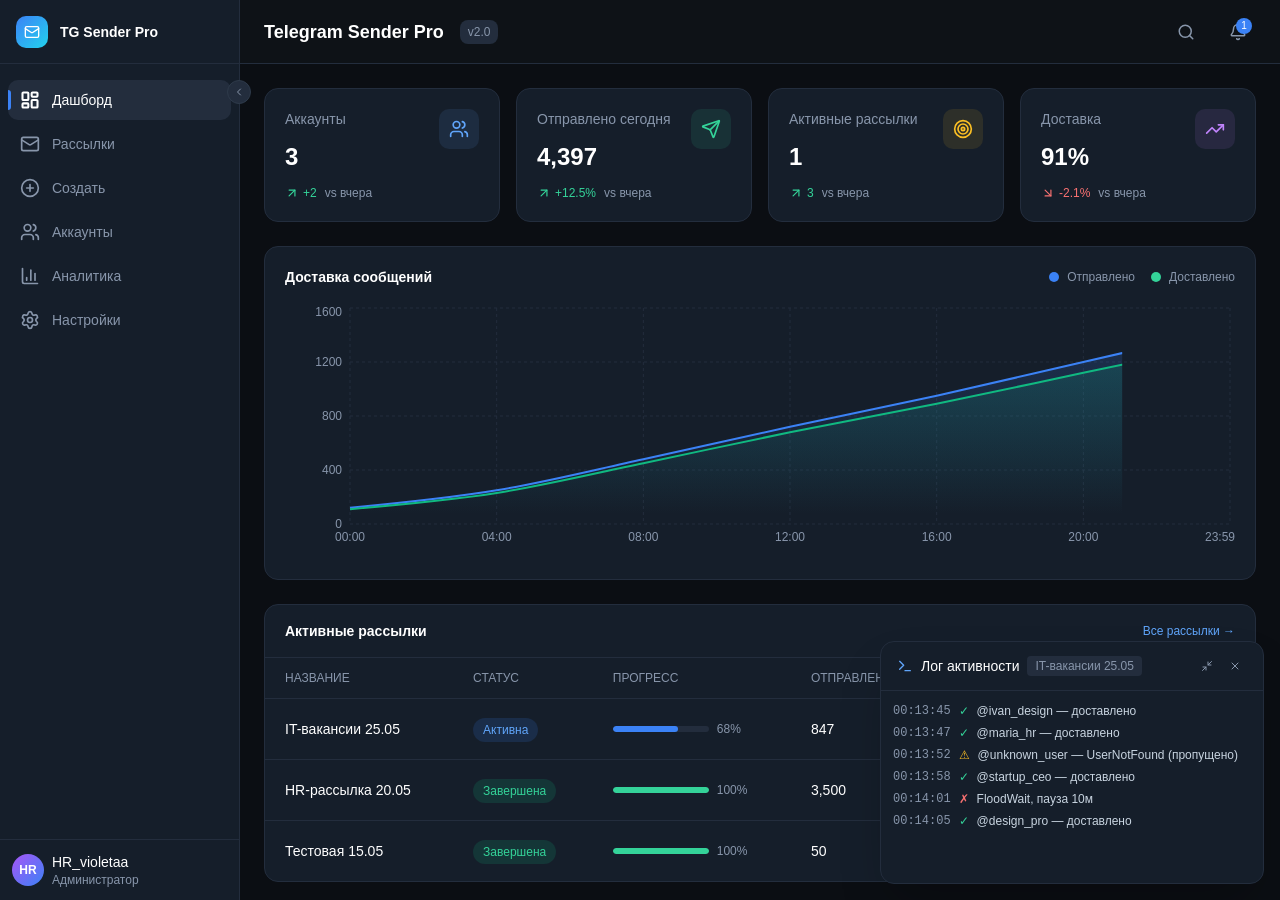
<file: archive/kimi-demo/index.html>
<!DOCTYPE html>
<html lang="en">
<head>
    <meta charset="UTF-8"/>
    <meta name="viewport" content="width=device-width, initial-scale=1.0"/>
    <title>Telegram Sender Pro</title>
    <script type="module" crossorigin src="./assets/index-BZVW1ZZm.js"></script>
    <link rel="stylesheet" crossorigin href="./assets/index-CNrvukqR.css"/>
    <script src="./kimi-sdk-seed.js" defer></script>
</head>
<body>
    <div id="root"></div>
</body>
</html>
</file>
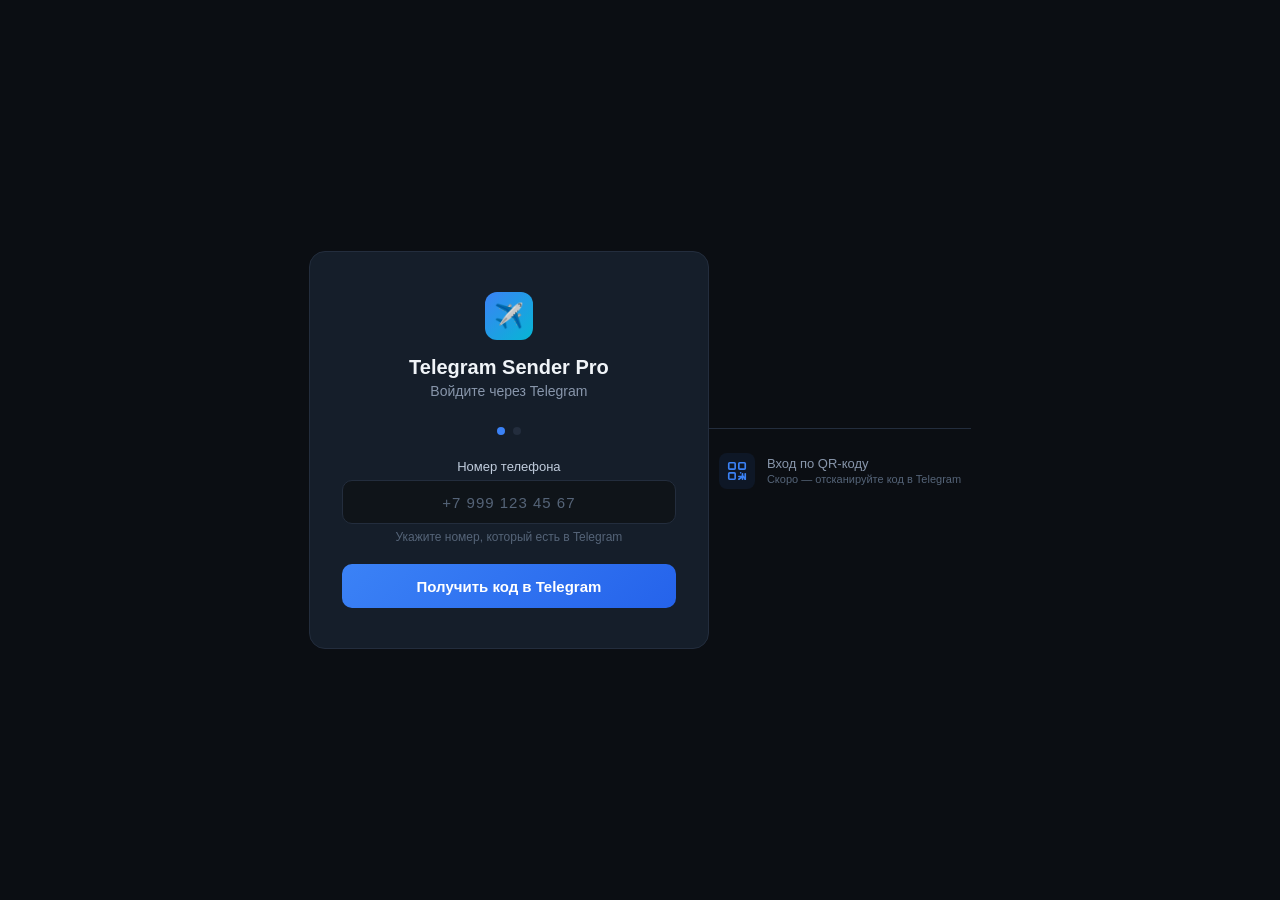
<file: web/demo/login.html>
<!DOCTYPE html>
<html lang="ru">
<head>
  <meta charset="UTF-8"/>
  <meta name="viewport" content="width=device-width, initial-scale=1.0"/>
  <title>Telegram Sender Pro — Вход</title>
  <style>
    * { margin: 0; padding: 0; box-sizing: border-box; }
    body {
      background: #0b0e13;
      color: #f0f4f8;
      font-family: -apple-system, BlinkMacSystemFont, 'Segoe UI', Roboto, sans-serif;
      display: flex; align-items: center; justify-content: center;
      min-height: 100vh;
      padding: 16px;
    }
    .card {
      background: #151e2a;
      border: 1px solid #232d3d;
      border-radius: 16px;
      padding: 40px 32px;
      width: 400px;
      max-width: 100%;
    }
    .logo {
      width: 48px; height: 48px;
      background: linear-gradient(135deg, #3b82f6, #06b6d4);
      border-radius: 12px;
      display: flex; align-items: center; justify-content: center;
      margin: 0 auto 16px;
      font-size: 24px;
    }
    h1 { text-align: center; font-size: 20px; font-weight: 700; margin-bottom: 4px; }
    .subtitle { text-align: center; color: #8896ab; font-size: 14px; margin-bottom: 28px; }
    .form-group { margin-bottom: 20px; }
    label { display: block; font-size: 13px; font-weight: 500; color: #c0ccdc; margin-bottom: 6px; text-align: center; }
    input[type="tel"] {
      width: 100%; height: 44px;
      background: #0f1419;
      border: 1px solid #232d3d;
      border-radius: 10px;
      padding: 0 14px;
      color: #f0f4f8;
      font-size: 15px;
      outline: none;
      transition: border-color .2s;
      text-align: center;
      letter-spacing: 1px;
    }
    input[type="tel"]:focus { border-color: #3b82f6; }
    input[type="tel"]::placeholder { color: #556478; }
    .hint { text-align: center; color: #556478; font-size: 12px; margin-top: 6px; }

    /* Code boxes */
    .code-boxes {
      display: flex; gap: 8px; justify-content: center; margin-bottom: 20px;
    }
    .code-box {
      width: 48px; height: 56px;
      background: #0f1419;
      border: 2px solid #232d3d;
      border-radius: 12px;
      color: #f0f4f8;
      font-size: 22px; font-weight: 600;
      text-align: center;
      outline: none;
      caret-color: #3b82f6;
      transition: border-color .2s;
    }
    .code-box:focus { border-color: #3b82f6; }
    .code-box.filled { border-color: #3b82f6; }
    .code-box.shake { animation: shake .4s ease; }

    @keyframes shake {
      0%,100% { transform: translateX(0) }
      20% { transform: translateX(-6px) }
      40% { transform: translateX(6px) }
      60% { transform: translateX(-4px) }
      80% { transform: translateX(4px) }
    }
    @keyframes spin { to { transform: rotate(360deg); } }
    @keyframes fadeIn { from { opacity: 0; transform: translateY(8px); } to { opacity: 1; transform: translateY(0); } }

    .footer { margin-top: 24px; padding-top: 16px; border-top: 1px solid #232d3d; }
    .qr-section {
      display: flex; align-items: center; gap: 12px;
      padding: 8px 10px; border-radius: 8px;
      cursor: default; transition: background .2s;
    }
    .qr-section:hover { background: #1a2533; }
    .qr-placeholder {
      width: 36px; height: 36px;
      background: rgba(59,130,246,.08); border-radius: 8px;
      display: flex; align-items: center; justify-content: center;
      flex-shrink: 0;
    }
    .qr-info { flex: 1; }
    .qr-label { color: #8896ab; font-size: 13px; font-weight: 500; margin-bottom: 2px; }
    .qr-desc { color: #556478; font-size: 11px; }

    .btn {
      width: 100%; height: 44px;
      border: none; border-radius: 10px;
      font-size: 15px; font-weight: 600;
      cursor: pointer;
      transition: opacity .2s, transform .1s, background .2s;
    }
    .btn:active { transform: scale(.97); }
    .btn-primary {
      background: linear-gradient(135deg, #3b82f6, #2563eb);
      color: #fff;
    }
    .btn-primary:hover { opacity: .9; }
    .btn-primary:disabled { opacity: .5; cursor: not-allowed; }
    .btn-outline {
      background: transparent;
      border: 1px solid #232d3d;
      color: #8896ab;
    }
    .btn-outline:hover { background: #232d3d; color: #f0f4f8; }
    .btn-outline:disabled { opacity: .4; cursor: not-allowed; }
    .btn-outline:disabled:hover { background: transparent; color: #8896ab; }

    .error {
      color: #ef4444; font-size: 13px; margin-top: 12px;
      display: none; text-align: center;
      padding: 8px 12px; background: rgba(239,68,68,.08);
      border-radius: 8px; border: 1px solid rgba(239,68,68,.15);
    }
    .info {
      text-align: center; color: #8896ab; font-size: 14px;
      padding: 24px 0;
    }
    .info .spin {
      display: inline-block; width: 24px; height: 24px;
      border: 2px solid #232d3d; border-top-color: #3b82f6;
      border-radius: 50%; animation: spin .6s linear infinite;
      margin-bottom: 12px;
    }
    .step-indicator { display: flex; justify-content: center; gap: 8px; margin-bottom: 24px; }
    .dot { width: 8px; height: 8px; border-radius: 50%; background: #232d3d; transition: background .3s; }
    .dot.active { background: #3b82f6; }
    .dot.done { background: #22c55e; }
    .step { display: none; animation: fadeIn .25s ease; }
    .step.active { display: block; }

    .back-link {
      display: block; text-align: center; margin-top: 16px;
      color: #556478; font-size: 13px; cursor: pointer;
      text-decoration: none;
    }
    .back-link:hover { color: #8896ab; }
    .phone-display {
      text-align: center; font-size: 15px; font-weight: 500;
      color: #c0ccdc; margin-bottom: 16px;
      padding: 8px; background: #0f1419; border-radius: 8px;
    }
    .success-screen {
      display: none; text-align: center; padding: 30px 0;
    }
    .success-screen .check {
      width: 56px; height: 56px; border-radius: 50%;
      background: #22c55e; display: flex; align-items: center;
      justify-content: center; margin: 0 auto 16px; font-size: 28px;
    }
  </style>
</head>
<body>
  <div class="card">
    <div class="logo">&#9992;&#65039;</div>
    <h1>Telegram Sender Pro</h1>
    <p class="subtitle">Войдите через Telegram</p>

    <div class="step-indicator">
      <div class="dot active" id="dot1"></div>
      <div class="dot" id="dot2"></div>
    </div>

    <!-- Step 1: Phone -->
    <div class="step active" id="step1">
      <div class="form-group">
        <label for="phone">Номер телефона</label>
        <input type="tel" id="phone" placeholder="+7 999 123 45 67"
          autocomplete="tel" inputmode="tel"
          onkeydown="if(event.key==='Enter') sendCode()"/>
        <p class="hint">Укажите номер, который есть в Telegram</p>
      </div>
      <button class="btn btn-primary" id="sendCodeBtn" onclick="sendCode()">
        Получить код в Telegram
      </button>
      <div class="error" id="phoneError"></div>
    </div>

    <!-- Step 2: Code -->
    <div class="step" id="step2">
      <div class="phone-display" id="phoneDisplay"></div>

      <div id="codeLoading" style="display:none">
        <div class="info"><div class="spin"></div><p>Проверяем код...</p></div>
      </div>

      <div id="codeForm">
        <label>Введите код из Telegram</label>
        <div class="code-boxes" id="codeBoxes">
          <input type="text" maxlength="1" class="code-box" data-idx="0" inputmode="numeric" autocomplete="off">
          <input type="text" maxlength="1" class="code-box" data-idx="1" inputmode="numeric" autocomplete="off">
          <input type="text" maxlength="1" class="code-box" data-idx="2" inputmode="numeric" autocomplete="off">
          <input type="text" maxlength="1" class="code-box" data-idx="3" inputmode="numeric" autocomplete="off">
          <input type="text" maxlength="1" class="code-box" data-idx="4" inputmode="numeric" autocomplete="off">
        </div>

        <div id="passwordGroup" style="display:none">
          <input type="password" id="passwordInput"
            placeholder="Пароль двухфакторной аутентификации"
            style="width:100%;height:44px;background:#0f1419;border:1px solid #232d3d;border-radius:10px;padding:0 14px;color:#f0f4f8;font-size:14px;outline:none;margin-bottom:12px;text-align:center"
            onkeydown="if(event.key==='Enter' && this.value) submitCode()"/>
        </div>

        <div class="error" id="codeError"></div>

        <button class="btn btn-outline" id="resendBtn" style="margin-top:4px" onclick="resendCode()" disabled>
          Отправить снова через 30с
        </button>
      </div>
    </div>

    <!-- Success overlay -->
    <div class="success-screen" id="successScreen">
      <div class="check">&#10003;</div>
      <p style="color:#22c55e;font-size:16px;font-weight:500">Успешный вход!</p>
    </div>
  </div>

    <div class="footer">
      <div class="qr-section">
        <div class="qr-placeholder">
          <svg width="22" height="22" viewBox="0 0 24 24" fill="none" stroke="#3b82f6" stroke-width="1.8" stroke-linecap="round" stroke-linejoin="round">
            <rect x="3" y="3" width="7" height="7" rx="1"/>
            <rect x="14" y="3" width="7" height="7" rx="1"/>
            <rect x="3" y="14" width="7" height="7" rx="1"/>
            <line x1="16" y1="14" x2="16" y2="14.01"/>
            <line x1="14" y1="18" x2="19" y2="18"/>
            <line x1="14" y1="21" x2="18" y2="18"/>
            <line x1="19" y1="18" x2="21" y2="21"/>
            <line x1="18" y1="21" x2="18" y2="15"/>
            <line x1="21" y1="15" x2="21" y2="21"/>
          </svg>
        </div>
        <div class="qr-info">
          <p class="qr-label">Вход по QR-коду</p>
          <p class="qr-desc">Скоро — отсканируйте код в Telegram</p>
        </div>
      </div>
    </div>
  </div>

  <script>
    var API_BASE = window.location.origin;
    var _phone = '';
    var _authInProgress = false;
    var _resendTimer = null;
    var _resendCooldown = 0;

    // --- Code boxes logic ---

    function setupCodeBoxes() {
      var boxes = document.querySelectorAll('.code-box');
      for (var i = 0; i < boxes.length; i++) {
        boxes[i].addEventListener('input', function(e) {
          var box = e.target;
          var val = box.value.replace(/\D/g, '');
          box.value = val.slice(0, 1);
          box.classList.toggle('filled', !!val);
          var idx = parseInt(box.getAttribute('data-idx'));
          if (val && idx < 4) {
            document.querySelector('.code-box[data-idx="' + (idx + 1) + '"]').focus();
          }
          checkCodeComplete();
        });
        boxes[i].addEventListener('keydown', function(e) {
          if (e.key === 'Backspace') {
            var box = e.target;
            var idx = parseInt(box.getAttribute('data-idx'));
            if (!box.value && idx > 0) {
              document.querySelector('.code-box[data-idx="' + (idx - 1) + '"]').focus();
            }
          }
        });
        boxes[i].addEventListener('focus', function() {
          this.select();
        });
      }
    }

    function getCode() {
      var code = '';
      var boxes = document.querySelectorAll('.code-box');
      for (var i = 0; i < boxes.length; i++) {
        code += boxes[i].value || '';
      }
      return code;
    }

    function clearCode() {
      var boxes = document.querySelectorAll('.code-box');
      for (var i = 0; i < boxes.length; i++) {
        boxes[i].value = '';
        boxes[i].classList.remove('filled');
      }
      document.querySelector('.code-box[data-idx="0"]').focus();
    }

    function shakeCodeBoxes() {
      var boxes = document.querySelectorAll('.code-box');
      for (var i = 0; i < boxes.length; i++) {
        boxes[i].classList.add('shake');
        setTimeout(function(b) { b.classList.remove('shake'); }, 400, boxes[i]);
      }
    }

    function checkCodeComplete() {
      var code = getCode();
      if (code.length === 5 && !_authInProgress) {
        submitCode();
      }
    }

    // --- Resend timer ---

    function startResendTimer() {
      if (_resendTimer) clearInterval(_resendTimer);
      _resendCooldown = 30;
      var btn = document.getElementById('resendBtn');
      btn.disabled = true;
      updateResendBtn();
      _resendTimer = setInterval(function() {
        _resendCooldown--;
        if (_resendCooldown <= 0) {
          clearInterval(_resendTimer);
          _resendTimer = null;
          btn.disabled = false;
          btn.textContent = 'Отправить код снова';
        } else {
          updateResendBtn();
        }
      }, 1000);
    }

    function updateResendBtn() {
      var btn = document.getElementById('resendBtn');
      btn.textContent = 'Отправить снова через ' + _resendCooldown + 'с';
    }

    // --- UI helpers ---

    function showError(el, msg) {
      el.textContent = msg;
      el.style.display = 'block';
    }

    function hideError(el) {
      el.textContent = '';
      el.style.display = 'none';
    }

    function goStep(n) {
      document.querySelectorAll('.step').forEach(function(s) { s.classList.remove('active'); });
      document.getElementById('step' + n).classList.add('active');
      document.querySelectorAll('.dot').forEach(function(d) { d.classList.remove('active', 'done'); });
      for (var i = 1; i <= n; i++) {
        var dot = document.getElementById('dot' + i);
        if (i < n) dot.classList.add('done');
        else dot.classList.add('active');
      }
    }

    function normalizePhone(raw) {
      var digits = raw.replace(/\D/g, '');
      if (digits.length === 11 && (digits[0] === '7' || digits[0] === '8')) return '+' + digits;
      if (digits.length === 10) return '+7' + digits;
      return '+' + digits;
    }

    function formatPhone(s) {
      var d = s.replace(/\D/g, '');
      if (d.length === 12 && d[0] === '7') return '+' + d[0] + ' (' + d.slice(1,4) + ') ' + d.slice(4,7) + ' ' + d.slice(7,9) + ' ' + d.slice(9,11);
      if (d.length === 11) return '+' + d[0] + ' (' + d.slice(1,4) + ') ' + d.slice(4,7) + ' ' + d.slice(7,9) + ' ' + d.slice(9,11);
      return s;
    }

    // --- Main flow ---

    function sendCode() {
      var input = document.getElementById('phone');
      var btn = document.getElementById('sendCodeBtn');
      var errEl = document.getElementById('phoneError');
      hideError(errEl);

      var raw = input.value.trim();
      if (!raw) { showError(errEl, 'Введите номер телефона'); input.focus(); return; }
      var phone = normalizePhone(raw);
      if (phone.length < 8) { showError(errEl, 'Номер слишком короткий'); input.focus(); return; }

      _phone = phone;
      btn.disabled = true;
      btn.textContent = 'Отправка...';

      fetch(API_BASE + '/api/auth/send-code', {
        method: 'POST',
        headers: { 'Content-Type': 'application/json' },
        body: JSON.stringify({ phone: phone }),
      }).then(function(r) {
        if (!r.ok) {
          return r.json().then(function(d) { throw new Error(d.detail || 'Ошибка отправки'); });
        }
        return r.json();
      }).then(function() {
        goStep(2);
        document.getElementById('phoneDisplay').textContent = formatPhone(phone);
        setupCodeBoxes();
        setTimeout(function() {
          document.querySelector('.code-box[data-idx="0"]').focus();
        }, 100);
        startResendTimer();
      }).catch(function(err) {
        btn.disabled = false;
        btn.textContent = 'Получить код в Telegram';
        showError(errEl, err.message);
      });
    }

    function submitCode() {
      if (_authInProgress) return;
      var code = getCode();
      if (code.length < 5) return;

      _authInProgress = true;
      var errEl = document.getElementById('codeError');
      hideError(errEl);

      document.getElementById('codeForm').style.display = 'none';
      document.getElementById('codeLoading').style.display = 'block';

      fetch(API_BASE + '/api/auth/confirm', {
        method: 'POST',
        headers: { 'Content-Type': 'application/json' },
        body: JSON.stringify({ phone: _phone, code: code, password: document.getElementById('passwordInput').value.trim() || null }),
      }).then(function(r) {
        return r.json().then(function(d) {
          if (!r.ok) throw new Error(d.detail || 'Ошибка');
          return d;
        });
      }).then(function(data) {
        if (data.need_password) {
          _authInProgress = false;
          document.getElementById('codeLoading').style.display = 'none';
          document.getElementById('codeForm').style.display = 'block';
          document.getElementById('passwordGroup').style.display = 'block';
          document.getElementById('passwordInput').focus();
          showError(errEl, 'Требуется пароль двухфакторной аутентификации');
          return;
        }
        // Success
        localStorage.setItem('tg_sender_token', data.token);
        localStorage.setItem('tg_sender_user', JSON.stringify(data.user));
        document.getElementById('successScreen').style.display = 'block';
        document.getElementById('codeForm').style.display = 'none';
        document.getElementById('codeLoading').style.display = 'none';
        sessionStorage.setItem('logged_in', '1');
        setTimeout(function() { window.location.href = '/'; }, 600);
      }).catch(function(err) {
        _authInProgress = false;
        document.getElementById('codeLoading').style.display = 'none';
        document.getElementById('codeForm').style.display = 'block';
        shakeCodeBoxes();
        clearCode();
        showError(errEl, err.message);
      });
    }

    function resendCode() {
      var errEl = document.getElementById('codeError');
      hideError(errEl);
      var btn = document.getElementById('resendBtn');
      btn.disabled = true;
      btn.textContent = 'Отправка...';

      fetch(API_BASE + '/api/auth/send-code', {
        method: 'POST',
        headers: { 'Content-Type': 'application/json' },
        body: JSON.stringify({ phone: _phone }),
      }).then(function(r) {
        if (!r.ok) return r.json().then(function(d) { throw new Error(d.detail || 'Ошибка'); });
        return r.json();
      }).then(function() {
        clearCode();
        startResendTimer();
      }).catch(function(err) {
        btn.disabled = false;
        btn.textContent = 'Отправить код снова';
        showError(errEl, err.message);
      });
    }

    // Проверка существующего токена — не редиректим, просто показываем уведомление
    (function() {
      var token = localStorage.getItem('tg_sender_token');
      if (!token) return;
      fetch(API_BASE + '/api/auth/me', {
        headers: { 'Authorization': 'Bearer ' + token }
      }).then(function(r) {
        if (r.ok) {
          var subtitle = document.querySelector('.subtitle');
          subtitle.innerHTML = 'Вы уже вошли · <a href="/" style="color:#3b82f6;text-decoration:none">перейти в дашборд</a>';
        } else {
          localStorage.removeItem('tg_sender_token');
          localStorage.removeItem('tg_sender_user');
        }
      }).catch(function() {
        localStorage.removeItem('tg_sender_token');
        localStorage.removeItem('tg_sender_user');
      });
    })();
  </script>
</body>
</html>
</file>
<file: archive/kimi-demo/assets/index-CNrvukqR.css>
*,:before,:after{--tw-border-spacing-x: 0;--tw-border-spacing-y: 0;--tw-translate-x: 0;--tw-translate-y: 0;--tw-rotate: 0;--tw-skew-x: 0;--tw-skew-y: 0;--tw-scale-x: 1;--tw-scale-y: 1;--tw-pan-x: ;--tw-pan-y: ;--tw-pinch-zoom: ;--tw-scroll-snap-strictness: proximity;--tw-gradient-from-position: ;--tw-gradient-via-position: ;--tw-gradient-to-position: ;--tw-ordinal: ;--tw-slashed-zero: ;--tw-numeric-figure: ;--tw-numeric-spacing: ;--tw-numeric-fraction: ;--tw-ring-inset: ;--tw-ring-offset-width: 0px;--tw-ring-offset-color: #fff;--tw-ring-color: rgb(59 130 246 / .5);--tw-ring-offset-shadow: 0 0 #0000;--tw-ring-shadow: 0 0 #0000;--tw-shadow: 0 0 #0000;--tw-shadow-colored: 0 0 #0000;--tw-blur: ;--tw-brightness: ;--tw-contrast: ;--tw-grayscale: ;--tw-hue-rotate: ;--tw-invert: ;--tw-saturate: ;--tw-sepia: ;--tw-drop-shadow: ;--tw-backdrop-blur: ;--tw-backdrop-brightness: ;--tw-backdrop-contrast: ;--tw-backdrop-grayscale: ;--tw-backdrop-hue-rotate: ;--tw-backdrop-invert: ;--tw-backdrop-opacity: ;--tw-backdrop-saturate: ;--tw-backdrop-sepia: ;--tw-contain-size: ;--tw-contain-layout: ;--tw-contain-paint: ;--tw-contain-style: }::backdrop{--tw-border-spacing-x: 0;--tw-border-spacing-y: 0;--tw-translate-x: 0;--tw-translate-y: 0;--tw-rotate: 0;--tw-skew-x: 0;--tw-skew-y: 0;--tw-scale-x: 1;--tw-scale-y: 1;--tw-pan-x: ;--tw-pan-y: ;--tw-pinch-zoom: ;--tw-scroll-snap-strictness: proximity;--tw-gradient-from-position: ;--tw-gradient-via-position: ;--tw-gradient-to-position: ;--tw-ordinal: ;--tw-slashed-zero: ;--tw-numeric-figure: ;--tw-numeric-spacing: ;--tw-numeric-fraction: ;--tw-ring-inset: ;--tw-ring-offset-width: 0px;--tw-ring-offset-color: #fff;--tw-ring-color: rgb(59 130 246 / .5);--tw-ring-offset-shadow: 0 0 #0000;--tw-ring-shadow: 0 0 #0000;--tw-shadow: 0 0 #0000;--tw-shadow-colored: 0 0 #0000;--tw-blur: ;--tw-brightness: ;--tw-contrast: ;--tw-grayscale: ;--tw-hue-rotate: ;--tw-invert: ;--tw-saturate: ;--tw-sepia: ;--tw-drop-shadow: ;--tw-backdrop-blur: ;--tw-backdrop-brightness: ;--tw-backdrop-contrast: ;--tw-backdrop-grayscale: ;--tw-backdrop-hue-rotate: ;--tw-backdrop-invert: ;--tw-backdrop-opacity: ;--tw-backdrop-saturate: ;--tw-backdrop-sepia: ;--tw-contain-size: ;--tw-contain-layout: ;--tw-contain-paint: ;--tw-contain-style: }*,:before,:after{box-sizing:border-box;border-width:0;border-style:solid;border-color:#e5e7eb}:before,:after{--tw-content: ""}html,:host{line-height:1.5;-webkit-text-size-adjust:100%;-moz-tab-size:4;-o-tab-size:4;tab-size:4;font-family:ui-sans-serif,system-ui,sans-serif,"Apple Color Emoji","Segoe UI Emoji",Segoe UI Symbol,"Noto Color Emoji";font-feature-settings:normal;font-variation-settings:normal;-webkit-tap-highlight-color:transparent}body{margin:0;line-height:inherit}hr{height:0;color:inherit;border-top-width:1px}abbr:where([title]){-webkit-text-decoration:underline dotted;text-decoration:underline dotted}h1,h2,h3,h4,h5,h6{font-size:inherit;font-weight:inherit}a{color:inherit;text-decoration:inherit}b,strong{font-weight:bolder}code,kbd,samp,pre{font-family:ui-monospace,SFMono-Regular,Menlo,Monaco,Consolas,Liberation Mono,Courier New,monospace;font-feature-settings:normal;font-variation-settings:normal;font-size:1em}small{font-size:80%}sub,sup{font-size:75%;line-height:0;position:relative;vertical-align:baseline}sub{bottom:-.25em}sup{top:-.5em}table{text-indent:0;border-color:inherit;border-collapse:collapse}button,input,optgroup,select,textarea{font-family:inherit;font-feature-settings:inherit;font-variation-settings:inherit;font-size:100%;font-weight:inherit;line-height:inherit;letter-spacing:inherit;color:inherit;margin:0;padding:0}button,select{text-transform:none}button,input:where([type=button]),input:where([type=reset]),input:where([type=submit]){-webkit-appearance:button;background-color:transparent;background-image:none}:-moz-focusring{outline:auto}:-moz-ui-invalid{box-shadow:none}progress{vertical-align:baseline}::-webkit-inner-spin-button,::-webkit-outer-spin-button{height:auto}[type=search]{-webkit-appearance:textfield;outline-offset:-2px}::-webkit-search-decoration{-webkit-appearance:none}::-webkit-file-upload-button{-webkit-appearance:button;font:inherit}summary{display:list-item}blockquote,dl,dd,h1,h2,h3,h4,h5,h6,hr,figure,p,pre{margin:0}fieldset{margin:0;padding:0}legend{padding:0}ol,ul,menu{list-style:none;margin:0;padding:0}dialog{padding:0}textarea{resize:vertical}input::-moz-placeholder,textarea::-moz-placeholder{opacity:1;color:#9ca3af}input::placeholder,textarea::placeholder{opacity:1;color:#9ca3af}button,[role=button]{cursor:pointer}:disabled{cursor:default}img,svg,video,canvas,audio,iframe,embed,object{display:block;vertical-align:middle}img,video{max-width:100%;height:auto}[hidden]:where(:not([hidden=until-found])){display:none}:root{--background: 216 28% 7%;--foreground: 210 40% 96%;--card: 216 24% 11%;--card-foreground: 210 40% 96%;--popover: 216 24% 11%;--popover-foreground: 210 40% 96%;--primary: 217 91% 60%;--primary-foreground: 0 0% 100%;--secondary: 214 20% 15%;--secondary-foreground: 210 40% 96%;--muted: 214 20% 15%;--muted-foreground: 214 16% 53%;--accent: 214 20% 15%;--accent-foreground: 210 40% 96%;--destructive: 0 84% 60%;--destructive-foreground: 0 0% 98%;--border: 214 20% 22%;--input: 214 20% 22%;--ring: 217 91% 60%;--radius: .625rem;--sidebar-background: 214 22% 13%;--sidebar-foreground: 210 40% 96%;--sidebar-primary: 217 91% 60%;--sidebar-primary-foreground: 0 0% 100%;--sidebar-accent: 214 20% 18%;--sidebar-accent-foreground: 210 40% 96%;--sidebar-border: 214 20% 22%;--sidebar-ring: 217 91% 60%}*{border-color:hsl(var(--border))}body{background-color:hsl(var(--background));color:hsl(var(--foreground));-webkit-font-smoothing:antialiased;-moz-osx-font-smoothing:grayscale;font-family:Inter,-apple-system,BlinkMacSystemFont,Segoe UI,Roboto,sans-serif}.sr-only{position:absolute;width:1px;height:1px;padding:0;margin:-1px;overflow:hidden;clip:rect(0,0,0,0);white-space:nowrap;border-width:0}.pointer-events-none{pointer-events:none}.visible{visibility:visible}.invisible{visibility:hidden}.fixed{position:fixed}.absolute{position:absolute}.relative{position:relative}.inset-0{inset:0}.inset-x-0{left:0;right:0}.inset-y-0{top:0;bottom:0}.-bottom-12{bottom:-3rem}.-left-12{left:-3rem}.-right-1{right:-.25rem}.-right-12{right:-3rem}.-right-3{right:-.75rem}.-top-1{top:-.25rem}.-top-12{top:-3rem}.bottom-0{bottom:0}.bottom-4{bottom:1rem}.left-0{left:0}.left-1{left:.25rem}.left-1\/2{left:50%}.left-2{left:.5rem}.left-3{left:.75rem}.left-5{left:1.25rem}.left-\[50\%\]{left:50%}.left-full{left:100%}.right-0{right:0}.right-1{right:.25rem}.right-2{right:.5rem}.right-3{right:.75rem}.right-4{right:1rem}.top-0{top:0}.top-1{top:.25rem}.top-1\.5{top:.375rem}.top-1\/2{top:50%}.top-20{top:5rem}.top-3\.5{top:.875rem}.top-4{top:1rem}.top-\[1px\]{top:1px}.top-\[50\%\]{top:50%}.top-\[60\%\]{top:60%}.top-full{top:100%}.isolate{isolation:isolate}.z-10{z-index:10}.z-20{z-index:20}.z-50{z-index:50}.z-\[100\]{z-index:100}.z-\[1\]{z-index:1}.order-first{order:-9999}.order-last{order:9999}.col-start-2{grid-column-start:2}.row-span-2{grid-row:span 2 / span 2}.row-start-1{grid-row-start:1}.\!m-0{margin:0!important}.-mx-1{margin-left:-.25rem;margin-right:-.25rem}.-my-2{margin-top:-.5rem;margin-bottom:-.5rem}.mx-2{margin-left:.5rem;margin-right:.5rem}.mx-3\.5{margin-left:.875rem;margin-right:.875rem}.mx-auto{margin-left:auto;margin-right:auto}.my-0{margin-top:0;margin-bottom:0}.my-0\.5{margin-top:.125rem;margin-bottom:.125rem}.my-1{margin-top:.25rem;margin-bottom:.25rem}.-ml-4{margin-left:-1rem}.-mt-4{margin-top:-1rem}.mb-1\.5{margin-bottom:.375rem}.mb-2{margin-bottom:.5rem}.mb-3{margin-bottom:.75rem}.mb-4{margin-bottom:1rem}.mb-5{margin-bottom:1.25rem}.mb-6{margin-bottom:1.5rem}.mb-8{margin-bottom:2rem}.ml-1{margin-left:.25rem}.ml-2{margin-left:.5rem}.ml-4{margin-left:1rem}.ml-auto{margin-left:auto}.mt-0\.5{margin-top:.125rem}.mt-1{margin-top:.25rem}.mt-1\.5{margin-top:.375rem}.mt-2{margin-top:.5rem}.mt-3{margin-top:.75rem}.mt-4{margin-top:1rem}.mt-auto{margin-top:auto}.line-clamp-1{overflow:hidden;display:-webkit-box;-webkit-box-orient:vertical;-webkit-line-clamp:1}.line-clamp-2{overflow:hidden;display:-webkit-box;-webkit-box-orient:vertical;-webkit-line-clamp:2}.block{display:block}.flex{display:flex}.inline-flex{display:inline-flex}.table{display:table}.table-caption{display:table-caption}.table-cell{display:table-cell}.table-row{display:table-row}.grid{display:grid}.hidden{display:none}.aspect-square{aspect-ratio:1 / 1}.aspect-video{aspect-ratio:16 / 9}.size-10{width:2.5rem;height:2.5rem}.size-2{width:.5rem;height:.5rem}.size-2\.5{width:.625rem;height:.625rem}.size-3{width:.75rem;height:.75rem}.size-3\.5{width:.875rem;height:.875rem}.size-4{width:1rem;height:1rem}.size-6{width:1.5rem;height:1.5rem}.size-7{width:1.75rem;height:1.75rem}.size-8{width:2rem;height:2rem}.size-9{width:2.25rem;height:2.25rem}.size-auto{width:auto;height:auto}.size-full{width:100%;height:100%}.h-1\.5{height:.375rem}.h-10{height:2.5rem}.h-12{height:3rem}.h-16{height:4rem}.h-2{height:.5rem}.h-2\.5{height:.625rem}.h-24{height:6rem}.h-3{height:.75rem}.h-3\.5{height:.875rem}.h-32{height:8rem}.h-4{height:1rem}.h-40{height:10rem}.h-48{height:12rem}.h-5{height:1.25rem}.h-56{height:14rem}.h-6{height:1.5rem}.h-64{height:16rem}.h-7{height:1.75rem}.h-8{height:2rem}.h-9{height:2.25rem}.h-\[1\.15rem\]{height:1.15rem}.h-\[18px\]{height:18px}.h-\[calc\(100\%-1px\)\]{height:calc(100% - 1px)}.h-\[var\(--radix-navigation-menu-viewport-height\)\]{height:var(--radix-navigation-menu-viewport-height)}.h-\[var\(--radix-select-trigger-height\)\]{height:var(--radix-select-trigger-height)}.h-auto{height:auto}.h-full{height:100%}.h-px{height:1px}.h-screen{height:100vh}.h-svh{height:100svh}.max-h-\[300px\]{max-height:300px}.min-h-0{min-height:0px}.min-h-16{min-height:4rem}.min-h-4{min-height:1rem}.min-h-svh{min-height:100svh}.w-0{width:0px}.w-1{width:.25rem}.w-10{width:2.5rem}.w-12{width:3rem}.w-16{width:4rem}.w-2{width:.5rem}.w-2\.5{width:.625rem}.w-20{width:5rem}.w-24{width:6rem}.w-3{width:.75rem}.w-3\.5{width:.875rem}.w-3\/4{width:75%}.w-32{width:8rem}.w-4{width:1rem}.w-5{width:1.25rem}.w-6{width:1.5rem}.w-60{width:15rem}.w-64{width:16rem}.w-7{width:1.75rem}.w-72{width:18rem}.w-8{width:2rem}.w-9{width:2.25rem}.w-96{width:24rem}.w-\[100px\]{width:100px}.w-\[18px\]{width:18px}.w-\[3px\]{width:3px}.w-auto{width:auto}.w-fit{width:-moz-fit-content;width:fit-content}.w-full{width:100%}.w-max{width:-moz-max-content;width:max-content}.w-px{width:1px}.min-w-0{min-width:0px}.min-w-10{min-width:2.5rem}.min-w-5{min-width:1.25rem}.min-w-8{min-width:2rem}.min-w-9{min-width:2.25rem}.min-w-\[12rem\]{min-width:12rem}.min-w-\[300px\]{min-width:300px}.min-w-\[8rem\]{min-width:8rem}.min-w-\[var\(--radix-select-trigger-width\)\]{min-width:var(--radix-select-trigger-width)}.max-w-2xl{max-width:42rem}.max-w-4xl{max-width:56rem}.max-w-5xl{max-width:64rem}.max-w-\[400px\]{max-width:400px}.max-w-\[calc\(100\%-2rem\)\]{max-width:calc(100% - 2rem)}.max-w-max{max-width:-moz-max-content;max-width:max-content}.max-w-md{max-width:28rem}.max-w-sm{max-width:24rem}.max-w-xs{max-width:20rem}.flex-1{flex:1 1 0%}.flex-shrink-0,.shrink-0{flex-shrink:0}.grow{flex-grow:1}.grow-0{flex-grow:0}.basis-full{flex-basis:100%}.caption-bottom{caption-side:bottom}.border-collapse{border-collapse:collapse}.-translate-x-1\/2{--tw-translate-x: -50%;transform:translate(var(--tw-translate-x),var(--tw-translate-y)) rotate(var(--tw-rotate)) skew(var(--tw-skew-x)) skewY(var(--tw-skew-y)) scaleX(var(--tw-scale-x)) scaleY(var(--tw-scale-y))}.-translate-x-px{--tw-translate-x: -1px;transform:translate(var(--tw-translate-x),var(--tw-translate-y)) rotate(var(--tw-rotate)) skew(var(--tw-skew-x)) skewY(var(--tw-skew-y)) scaleX(var(--tw-scale-x)) scaleY(var(--tw-scale-y))}.-translate-y-1\/2{--tw-translate-y: -50%;transform:translate(var(--tw-translate-x),var(--tw-translate-y)) rotate(var(--tw-rotate)) skew(var(--tw-skew-x)) skewY(var(--tw-skew-y)) scaleX(var(--tw-scale-x)) scaleY(var(--tw-scale-y))}.translate-x-\[-50\%\]{--tw-translate-x: -50%;transform:translate(var(--tw-translate-x),var(--tw-translate-y)) rotate(var(--tw-rotate)) skew(var(--tw-skew-x)) skewY(var(--tw-skew-y)) scaleX(var(--tw-scale-x)) scaleY(var(--tw-scale-y))}.translate-x-px{--tw-translate-x: 1px;transform:translate(var(--tw-translate-x),var(--tw-translate-y)) rotate(var(--tw-rotate)) skew(var(--tw-skew-x)) skewY(var(--tw-skew-y)) scaleX(var(--tw-scale-x)) scaleY(var(--tw-scale-y))}.translate-y-0\.5{--tw-translate-y: .125rem;transform:translate(var(--tw-translate-x),var(--tw-translate-y)) rotate(var(--tw-rotate)) skew(var(--tw-skew-x)) skewY(var(--tw-skew-y)) scaleX(var(--tw-scale-x)) scaleY(var(--tw-scale-y))}.translate-y-\[-50\%\]{--tw-translate-y: -50%;transform:translate(var(--tw-translate-x),var(--tw-translate-y)) rotate(var(--tw-rotate)) skew(var(--tw-skew-x)) skewY(var(--tw-skew-y)) scaleX(var(--tw-scale-x)) scaleY(var(--tw-scale-y))}.translate-y-\[calc\(-50\%_-_2px\)\]{--tw-translate-y: calc(-50% - 2px) ;transform:translate(var(--tw-translate-x),var(--tw-translate-y)) rotate(var(--tw-rotate)) skew(var(--tw-skew-x)) skewY(var(--tw-skew-y)) scaleX(var(--tw-scale-x)) scaleY(var(--tw-scale-y))}.rotate-45{--tw-rotate: 45deg;transform:translate(var(--tw-translate-x),var(--tw-translate-y)) rotate(var(--tw-rotate)) skew(var(--tw-skew-x)) skewY(var(--tw-skew-y)) scaleX(var(--tw-scale-x)) scaleY(var(--tw-scale-y))}.rotate-90{--tw-rotate: 90deg;transform:translate(var(--tw-translate-x),var(--tw-translate-y)) rotate(var(--tw-rotate)) skew(var(--tw-skew-x)) skewY(var(--tw-skew-y)) scaleX(var(--tw-scale-x)) scaleY(var(--tw-scale-y))}.transform{transform:translate(var(--tw-translate-x),var(--tw-translate-y)) rotate(var(--tw-rotate)) skew(var(--tw-skew-x)) skewY(var(--tw-skew-y)) scaleX(var(--tw-scale-x)) scaleY(var(--tw-scale-y))}@keyframes caret-blink{0%,70%,to{opacity:1}20%,50%{opacity:0}}.animate-caret-blink{animation:caret-blink 1.25s ease-out infinite}@keyframes pulse{50%{opacity:.5}}.animate-pulse{animation:pulse 2s cubic-bezier(.4,0,.6,1) infinite}@keyframes spin{to{transform:rotate(360deg)}}.animate-spin{animation:spin 1s linear infinite}.cursor-default{cursor:default}.cursor-not-allowed{cursor:not-allowed}.cursor-pointer{cursor:pointer}.cursor-text{cursor:text}.touch-none{touch-action:none}.select-none{-webkit-user-select:none;-moz-user-select:none;user-select:none}.resize-none{resize:none}.scroll-my-1{scroll-margin-top:.25rem;scroll-margin-bottom:.25rem}.scroll-py-1{scroll-padding-top:.25rem;scroll-padding-bottom:.25rem}.list-disc{list-style-type:disc}.list-none{list-style-type:none}.auto-rows-min{grid-auto-rows:min-content}.grid-cols-1{grid-template-columns:repeat(1,minmax(0,1fr))}.grid-cols-2{grid-template-columns:repeat(2,minmax(0,1fr))}.grid-cols-3{grid-template-columns:repeat(3,minmax(0,1fr))}.grid-cols-\[0_1fr\]{grid-template-columns:0 1fr}.grid-rows-\[auto_auto\]{grid-template-rows:auto auto}.flex-row{flex-direction:row}.flex-col{flex-direction:column}.flex-col-reverse{flex-direction:column-reverse}.flex-wrap{flex-wrap:wrap}.place-content-center{place-content:center}.items-start{align-items:flex-start}.items-end{align-items:flex-end}.items-center{align-items:center}.items-stretch{align-items:stretch}.justify-start{justify-content:flex-start}.justify-end{justify-content:flex-end}.justify-center{justify-content:center}.justify-between{justify-content:space-between}.justify-items-start{justify-items:start}.gap-0\.5{gap:.125rem}.gap-1{gap:.25rem}.gap-1\.5{gap:.375rem}.gap-2{gap:.5rem}.gap-2\.5{gap:.625rem}.gap-3{gap:.75rem}.gap-4{gap:1rem}.gap-6{gap:1.5rem}.gap-7{gap:1.75rem}.gap-\[--spacing\(var\(--gap\)\)\]{gap:var(--spacing(var(--gap)))}.gap-y-0\.5{row-gap:.125rem}.space-y-1>:not([hidden])~:not([hidden]){--tw-space-y-reverse: 0;margin-top:calc(.25rem * calc(1 - var(--tw-space-y-reverse)));margin-bottom:calc(.25rem * var(--tw-space-y-reverse))}.space-y-1\.5>:not([hidden])~:not([hidden]){--tw-space-y-reverse: 0;margin-top:calc(.375rem * calc(1 - var(--tw-space-y-reverse)));margin-bottom:calc(.375rem * var(--tw-space-y-reverse))}.space-y-2>:not([hidden])~:not([hidden]){--tw-space-y-reverse: 0;margin-top:calc(.5rem * calc(1 - var(--tw-space-y-reverse)));margin-bottom:calc(.5rem * var(--tw-space-y-reverse))}.space-y-3>:not([hidden])~:not([hidden]){--tw-space-y-reverse: 0;margin-top:calc(.75rem * calc(1 - var(--tw-space-y-reverse)));margin-bottom:calc(.75rem * var(--tw-space-y-reverse))}.space-y-4>:not([hidden])~:not([hidden]){--tw-space-y-reverse: 0;margin-top:calc(1rem * calc(1 - var(--tw-space-y-reverse)));margin-bottom:calc(1rem * var(--tw-space-y-reverse))}.space-y-5>:not([hidden])~:not([hidden]){--tw-space-y-reverse: 0;margin-top:calc(1.25rem * calc(1 - var(--tw-space-y-reverse)));margin-bottom:calc(1.25rem * var(--tw-space-y-reverse))}.space-y-6>:not([hidden])~:not([hidden]){--tw-space-y-reverse: 0;margin-top:calc(1.5rem * calc(1 - var(--tw-space-y-reverse)));margin-bottom:calc(1.5rem * var(--tw-space-y-reverse))}.divide-y>:not([hidden])~:not([hidden]){--tw-divide-y-reverse: 0;border-top-width:calc(1px * calc(1 - var(--tw-divide-y-reverse)));border-bottom-width:calc(1px * var(--tw-divide-y-reverse))}.divide-\[\#232d3d\]>:not([hidden])~:not([hidden]){--tw-divide-opacity: 1;border-color:rgb(35 45 61 / var(--tw-divide-opacity, 1))}.self-start{align-self:flex-start}.self-stretch{align-self:stretch}.justify-self-end{justify-self:end}.overflow-auto{overflow:auto}.overflow-hidden{overflow:hidden}.overflow-x-auto{overflow-x:auto}.overflow-y-auto{overflow-y:auto}.overflow-x-hidden{overflow-x:hidden}.truncate{overflow:hidden;text-overflow:ellipsis;white-space:nowrap}.whitespace-nowrap{white-space:nowrap}.whitespace-pre-wrap{white-space:pre-wrap}.text-balance{text-wrap:balance}.break-words{overflow-wrap:break-word}.break-all{word-break:break-all}.rounded{border-radius:.25rem}.rounded-\[2px\]{border-radius:2px}.rounded-\[4px\]{border-radius:4px}.rounded-\[calc\(var\(--radius\)-5px\)\]{border-radius:calc(var(--radius) - 5px)}.rounded-\[inherit\]{border-radius:inherit}.rounded-full{border-radius:9999px}.rounded-lg{border-radius:var(--radius)}.rounded-md{border-radius:calc(var(--radius) - 2px)}.rounded-none{border-radius:0}.rounded-sm{border-radius:calc(var(--radius) - 4px)}.rounded-xl{border-radius:calc(var(--radius) + 4px)}.rounded-xs{border-radius:calc(var(--radius) - 6px)}.rounded-l-md{border-top-left-radius:calc(var(--radius) - 2px);border-bottom-left-radius:calc(var(--radius) - 2px)}.rounded-r-full{border-top-right-radius:9999px;border-bottom-right-radius:9999px}.rounded-r-md{border-top-right-radius:calc(var(--radius) - 2px);border-bottom-right-radius:calc(var(--radius) - 2px)}.rounded-tl-sm{border-top-left-radius:calc(var(--radius) - 4px)}.border{border-width:1px}.border-0{border-width:0px}.border-\[1\.5px\]{border-width:1.5px}.border-y{border-top-width:1px;border-bottom-width:1px}.border-b{border-bottom-width:1px}.border-l{border-left-width:1px}.border-r{border-right-width:1px}.border-t{border-top-width:1px}.border-dashed{border-style:dashed}.border-\[\#232d3d\]{--tw-border-opacity: 1;border-color:rgb(35 45 61 / var(--tw-border-opacity, 1))}.border-\[\#232d3d\]\/50{border-color:#232d3d80}.border-\[\#2e3a4a\]{--tw-border-opacity: 1;border-color:rgb(46 58 74 / var(--tw-border-opacity, 1))}.border-amber-500\/30{border-color:#f59e0b4d}.border-blue-500{--tw-border-opacity: 1;border-color:rgb(59 130 246 / var(--tw-border-opacity, 1))}.border-blue-500\/20{border-color:#3b82f633}.border-border{border-color:hsl(var(--border))}.border-border\/50{border-color:hsl(var(--border) / .5)}.border-emerald-500\/30{border-color:#10b9814d}.border-input{border-color:hsl(var(--input))}.border-primary{border-color:hsl(var(--primary))}.border-red-500\/30{border-color:#ef44444d}.border-sidebar-border{border-color:hsl(var(--sidebar-border))}.border-transparent{border-color:transparent}.border-l-transparent{border-left-color:transparent}.border-t-transparent{border-top-color:transparent}.bg-\[\#0b0e13\]{--tw-bg-opacity: 1;background-color:rgb(11 14 19 / var(--tw-bg-opacity, 1))}.bg-\[\#0f1419\]{--tw-bg-opacity: 1;background-color:rgb(15 20 25 / var(--tw-bg-opacity, 1))}.bg-\[\#0f1419\]\/80{background-color:#0f1419cc}.bg-\[\#151e2a\]{--tw-bg-opacity: 1;background-color:rgb(21 30 42 / var(--tw-bg-opacity, 1))}.bg-\[\#1e252e\]{--tw-bg-opacity: 1;background-color:rgb(30 37 46 / var(--tw-bg-opacity, 1))}.bg-\[\#232d3d\]{--tw-bg-opacity: 1;background-color:rgb(35 45 61 / var(--tw-bg-opacity, 1))}.bg-accent{background-color:hsl(var(--accent))}.bg-amber-400{--tw-bg-opacity: 1;background-color:rgb(251 191 36 / var(--tw-bg-opacity, 1))}.bg-amber-400\/10{background-color:#fbbf241a}.bg-amber-500\/10{background-color:#f59e0b1a}.bg-amber-500\/15{background-color:#f59e0b26}.bg-background{background-color:hsl(var(--background))}.bg-black\/50{background-color:#00000080}.bg-black\/60{background-color:#0009}.bg-blue-400\/10{background-color:#60a5fa1a}.bg-blue-500{--tw-bg-opacity: 1;background-color:rgb(59 130 246 / var(--tw-bg-opacity, 1))}.bg-blue-500\/10{background-color:#3b82f61a}.bg-blue-500\/15{background-color:#3b82f626}.bg-blue-500\/5{background-color:#3b82f60d}.bg-border{background-color:hsl(var(--border))}.bg-card{background-color:hsl(var(--card))}.bg-destructive{--tw-bg-opacity: 1;background-color:hsl(var(--destructive) / var(--tw-bg-opacity, 1))}.bg-emerald-400{--tw-bg-opacity: 1;background-color:rgb(52 211 153 / var(--tw-bg-opacity, 1))}.bg-emerald-400\/10{background-color:#34d3991a}.bg-emerald-500{--tw-bg-opacity: 1;background-color:rgb(16 185 129 / var(--tw-bg-opacity, 1))}.bg-emerald-500\/10{background-color:#10b9811a}.bg-emerald-500\/15{background-color:#10b98126}.bg-emerald-500\/20{background-color:#10b98133}.bg-foreground{background-color:hsl(var(--foreground))}.bg-input{background-color:hsl(var(--input))}.bg-muted{background-color:hsl(var(--muted))}.bg-muted\/50{background-color:hsl(var(--muted) / .5)}.bg-popover{background-color:hsl(var(--popover))}.bg-primary{background-color:hsl(var(--primary))}.bg-primary\/20{background-color:hsl(var(--primary) / .2)}.bg-purple-400\/10{background-color:#c084fc1a}.bg-red-400{--tw-bg-opacity: 1;background-color:rgb(248 113 113 / var(--tw-bg-opacity, 1))}.bg-red-400\/10{background-color:#f871711a}.bg-red-500\/10{background-color:#ef44441a}.bg-secondary{background-color:hsl(var(--secondary))}.bg-sidebar{background-color:hsl(var(--sidebar-background))}.bg-sidebar-border{background-color:hsl(var(--sidebar-border))}.bg-transparent{background-color:transparent}.bg-white{--tw-bg-opacity: 1;background-color:rgb(255 255 255 / var(--tw-bg-opacity, 1))}.bg-gradient-to-br{background-image:linear-gradient(to bottom right,var(--tw-gradient-stops))}.from-blue-500{--tw-gradient-from: #3b82f6 var(--tw-gradient-from-position);--tw-gradient-to: rgb(59 130 246 / 0) var(--tw-gradient-to-position);--tw-gradient-stops: var(--tw-gradient-from), var(--tw-gradient-to)}.from-purple-500{--tw-gradient-from: #a855f7 var(--tw-gradient-from-position);--tw-gradient-to: rgb(168 85 247 / 0) var(--tw-gradient-to-position);--tw-gradient-stops: var(--tw-gradient-from), var(--tw-gradient-to)}.to-blue-500{--tw-gradient-to: #3b82f6 var(--tw-gradient-to-position)}.to-cyan-400{--tw-gradient-to: #22d3ee var(--tw-gradient-to-position)}.fill-current{fill:currentColor}.fill-foreground{fill:hsl(var(--foreground))}.fill-primary{fill:hsl(var(--primary))}.p-0{padding:0}.p-1{padding:.25rem}.p-2{padding:.5rem}.p-3{padding:.75rem}.p-4{padding:1rem}.p-5{padding:1.25rem}.p-6{padding:1.5rem}.p-\[3px\]{padding:3px}.p-px{padding:1px}.px-1{padding-left:.25rem;padding-right:.25rem}.px-1\.5{padding-left:.375rem;padding-right:.375rem}.px-2{padding-left:.5rem;padding-right:.5rem}.px-2\.5{padding-left:.625rem;padding-right:.625rem}.px-3{padding-left:.75rem;padding-right:.75rem}.px-4{padding-left:1rem;padding-right:1rem}.px-5{padding-left:1.25rem;padding-right:1.25rem}.px-6{padding-left:1.5rem;padding-right:1.5rem}.py-0\.5{padding-top:.125rem;padding-bottom:.125rem}.py-1{padding-top:.25rem;padding-bottom:.25rem}.py-1\.5{padding-top:.375rem;padding-bottom:.375rem}.py-2{padding-top:.5rem;padding-bottom:.5rem}.py-2\.5{padding-top:.625rem;padding-bottom:.625rem}.py-3{padding-top:.75rem;padding-bottom:.75rem}.py-3\.5{padding-top:.875rem;padding-bottom:.875rem}.py-4{padding-top:1rem;padding-bottom:1rem}.py-6{padding-top:1.5rem;padding-bottom:1.5rem}.py-8{padding-top:2rem;padding-bottom:2rem}.pb-1{padding-bottom:.25rem}.pb-3{padding-bottom:.75rem}.pb-4{padding-bottom:1rem}.pl-2{padding-left:.5rem}.pl-3{padding-left:.75rem}.pl-4{padding-left:1rem}.pl-8{padding-left:2rem}.pl-9{padding-left:2.25rem}.pr-1{padding-right:.25rem}.pr-2{padding-right:.5rem}.pr-2\.5{padding-right:.625rem}.pr-3{padding-right:.75rem}.pr-8{padding-right:2rem}.pt-0{padding-top:0}.pt-3{padding-top:.75rem}.pt-4{padding-top:1rem}.text-left{text-align:left}.text-center{text-align:center}.align-middle{vertical-align:middle}.font-mono{font-family:ui-monospace,SFMono-Regular,Menlo,Monaco,Consolas,Liberation Mono,Courier New,monospace}.font-sans{font-family:ui-sans-serif,system-ui,sans-serif,"Apple Color Emoji","Segoe UI Emoji",Segoe UI Symbol,"Noto Color Emoji"}.text-2xl{font-size:1.5rem;line-height:2rem}.text-\[0\.8rem\]{font-size:.8rem}.text-\[10px\]{font-size:10px}.text-base{font-size:1rem;line-height:1.5rem}.text-lg{font-size:1.125rem;line-height:1.75rem}.text-sm{font-size:.875rem;line-height:1.25rem}.text-sm\/relaxed{font-size:.875rem;line-height:1.625}.text-xl{font-size:1.25rem;line-height:1.75rem}.text-xs{font-size:.75rem;line-height:1rem}.font-bold{font-weight:700}.font-medium{font-weight:500}.font-normal{font-weight:400}.font-semibold{font-weight:600}.uppercase{text-transform:uppercase}.tabular-nums{--tw-numeric-spacing: tabular-nums;font-variant-numeric:var(--tw-ordinal) var(--tw-slashed-zero) var(--tw-numeric-figure) var(--tw-numeric-spacing) var(--tw-numeric-fraction)}.leading-none{line-height:1}.leading-normal{line-height:1.5}.leading-snug{line-height:1.375}.tracking-tight{letter-spacing:-.025em}.tracking-widest{letter-spacing:.1em}.text-\[\#2e3a4a\]{--tw-text-opacity: 1;color:rgb(46 58 74 / var(--tw-text-opacity, 1))}.text-\[\#8896ab\]{--tw-text-opacity: 1;color:rgb(136 150 171 / var(--tw-text-opacity, 1))}.text-\[\#c8d4e0\]{--tw-text-opacity: 1;color:rgb(200 212 224 / var(--tw-text-opacity, 1))}.text-accent-foreground{color:hsl(var(--accent-foreground))}.text-amber-400{--tw-text-opacity: 1;color:rgb(251 191 36 / var(--tw-text-opacity, 1))}.text-background{color:hsl(var(--background))}.text-blue-400{--tw-text-opacity: 1;color:rgb(96 165 250 / var(--tw-text-opacity, 1))}.text-blue-500{--tw-text-opacity: 1;color:rgb(59 130 246 / var(--tw-text-opacity, 1))}.text-card-foreground{color:hsl(var(--card-foreground))}.text-current{color:currentColor}.text-destructive{--tw-text-opacity: 1;color:hsl(var(--destructive) / var(--tw-text-opacity, 1))}.text-emerald-400{--tw-text-opacity: 1;color:rgb(52 211 153 / var(--tw-text-opacity, 1))}.text-foreground{color:hsl(var(--foreground))}.text-muted-foreground{color:hsl(var(--muted-foreground))}.text-popover-foreground{color:hsl(var(--popover-foreground))}.text-primary{color:hsl(var(--primary))}.text-primary-foreground{color:hsl(var(--primary-foreground))}.text-purple-400{--tw-text-opacity: 1;color:rgb(192 132 252 / var(--tw-text-opacity, 1))}.text-red-400{--tw-text-opacity: 1;color:rgb(248 113 113 / var(--tw-text-opacity, 1))}.text-secondary-foreground{color:hsl(var(--secondary-foreground))}.text-sidebar-foreground{color:hsl(var(--sidebar-foreground))}.text-sidebar-foreground\/70{color:hsl(var(--sidebar-foreground) / .7)}.text-white{--tw-text-opacity: 1;color:rgb(255 255 255 / var(--tw-text-opacity, 1))}.underline-offset-4{text-underline-offset:4px}.placeholder-\[\#8896ab\]::-moz-placeholder{--tw-placeholder-opacity: 1;color:rgb(136 150 171 / var(--tw-placeholder-opacity, 1))}.placeholder-\[\#8896ab\]::placeholder{--tw-placeholder-opacity: 1;color:rgb(136 150 171 / var(--tw-placeholder-opacity, 1))}.opacity-0{opacity:0}.opacity-50{opacity:.5}.opacity-60{opacity:.6}.opacity-70{opacity:.7}.shadow{--tw-shadow: 0 1px 3px 0 rgb(0 0 0 / .1), 0 1px 2px -1px rgb(0 0 0 / .1);--tw-shadow-colored: 0 1px 3px 0 var(--tw-shadow-color), 0 1px 2px -1px var(--tw-shadow-color);box-shadow:var(--tw-ring-offset-shadow, 0 0 #0000),var(--tw-ring-shadow, 0 0 #0000),var(--tw-shadow)}.shadow-2xl{--tw-shadow: 0 25px 50px -12px rgb(0 0 0 / .25);--tw-shadow-colored: 0 25px 50px -12px var(--tw-shadow-color);box-shadow:var(--tw-ring-offset-shadow, 0 0 #0000),var(--tw-ring-shadow, 0 0 #0000),var(--tw-shadow)}.shadow-\[0_0_0_1px_hsl\(var\(--sidebar-border\)\)\]{--tw-shadow: 0 0 0 1px hsl(var(--sidebar-border));--tw-shadow-colored: 0 0 0 1px var(--tw-shadow-color);box-shadow:var(--tw-ring-offset-shadow, 0 0 #0000),var(--tw-ring-shadow, 0 0 #0000),var(--tw-shadow)}.shadow-lg{--tw-shadow: 0 10px 15px -3px rgb(0 0 0 / .1), 0 4px 6px -4px rgb(0 0 0 / .1);--tw-shadow-colored: 0 10px 15px -3px var(--tw-shadow-color), 0 4px 6px -4px var(--tw-shadow-color);box-shadow:var(--tw-ring-offset-shadow, 0 0 #0000),var(--tw-ring-shadow, 0 0 #0000),var(--tw-shadow)}.shadow-md{--tw-shadow: 0 4px 6px -1px rgb(0 0 0 / .1), 0 2px 4px -2px rgb(0 0 0 / .1);--tw-shadow-colored: 0 4px 6px -1px var(--tw-shadow-color), 0 2px 4px -2px var(--tw-shadow-color);box-shadow:var(--tw-ring-offset-shadow, 0 0 #0000),var(--tw-ring-shadow, 0 0 #0000),var(--tw-shadow)}.shadow-none{--tw-shadow: 0 0 #0000;--tw-shadow-colored: 0 0 #0000;box-shadow:var(--tw-ring-offset-shadow, 0 0 #0000),var(--tw-ring-shadow, 0 0 #0000),var(--tw-shadow)}.shadow-sm{--tw-shadow: 0 1px 2px 0 rgb(0 0 0 / .05);--tw-shadow-colored: 0 1px 2px 0 var(--tw-shadow-color);box-shadow:var(--tw-ring-offset-shadow, 0 0 #0000),var(--tw-ring-shadow, 0 0 #0000),var(--tw-shadow)}.shadow-xl{--tw-shadow: 0 20px 25px -5px rgb(0 0 0 / .1), 0 8px 10px -6px rgb(0 0 0 / .1);--tw-shadow-colored: 0 20px 25px -5px var(--tw-shadow-color), 0 8px 10px -6px var(--tw-shadow-color);box-shadow:var(--tw-ring-offset-shadow, 0 0 #0000),var(--tw-ring-shadow, 0 0 #0000),var(--tw-shadow)}.shadow-xs{--tw-shadow: 0 1px 2px 0 rgb(0 0 0 / .05);--tw-shadow-colored: 0 1px 2px 0 var(--tw-shadow-color);box-shadow:var(--tw-ring-offset-shadow, 0 0 #0000),var(--tw-ring-shadow, 0 0 #0000),var(--tw-shadow)}.outline-none{outline:2px solid transparent;outline-offset:2px}.outline{outline-style:solid}.ring-0{--tw-ring-offset-shadow: var(--tw-ring-inset) 0 0 0 var(--tw-ring-offset-width) var(--tw-ring-offset-color);--tw-ring-shadow: var(--tw-ring-inset) 0 0 0 calc(0px + var(--tw-ring-offset-width)) var(--tw-ring-color);box-shadow:var(--tw-ring-offset-shadow),var(--tw-ring-shadow),var(--tw-shadow, 0 0 #0000)}.ring-ring\/50{--tw-ring-color: hsl(var(--ring) / .5)}.ring-sidebar-ring{--tw-ring-color: hsl(var(--sidebar-ring))}.ring-offset-background{--tw-ring-offset-color: hsl(var(--background))}.filter{filter:var(--tw-blur) var(--tw-brightness) var(--tw-contrast) var(--tw-grayscale) var(--tw-hue-rotate) var(--tw-invert) var(--tw-saturate) var(--tw-sepia) var(--tw-drop-shadow)}.backdrop-blur-md{--tw-backdrop-blur: blur(12px);-webkit-backdrop-filter:var(--tw-backdrop-blur) var(--tw-backdrop-brightness) var(--tw-backdrop-contrast) var(--tw-backdrop-grayscale) var(--tw-backdrop-hue-rotate) var(--tw-backdrop-invert) var(--tw-backdrop-opacity) var(--tw-backdrop-saturate) var(--tw-backdrop-sepia);backdrop-filter:var(--tw-backdrop-blur) var(--tw-backdrop-brightness) var(--tw-backdrop-contrast) var(--tw-backdrop-grayscale) var(--tw-backdrop-hue-rotate) var(--tw-backdrop-invert) var(--tw-backdrop-opacity) var(--tw-backdrop-saturate) var(--tw-backdrop-sepia)}.backdrop-blur-sm{--tw-backdrop-blur: blur(4px);-webkit-backdrop-filter:var(--tw-backdrop-blur) var(--tw-backdrop-brightness) var(--tw-backdrop-contrast) var(--tw-backdrop-grayscale) var(--tw-backdrop-hue-rotate) var(--tw-backdrop-invert) var(--tw-backdrop-opacity) var(--tw-backdrop-saturate) var(--tw-backdrop-sepia);backdrop-filter:var(--tw-backdrop-blur) var(--tw-backdrop-brightness) var(--tw-backdrop-contrast) var(--tw-backdrop-grayscale) var(--tw-backdrop-hue-rotate) var(--tw-backdrop-invert) var(--tw-backdrop-opacity) var(--tw-backdrop-saturate) var(--tw-backdrop-sepia)}.transition{transition-property:color,background-color,border-color,text-decoration-color,fill,stroke,opacity,box-shadow,transform,filter,backdrop-filter;transition-timing-function:cubic-bezier(.4,0,.2,1);transition-duration:.15s}.transition-\[color\,box-shadow\]{transition-property:color,box-shadow;transition-timing-function:cubic-bezier(.4,0,.2,1);transition-duration:.15s}.transition-\[left\,right\,width\]{transition-property:left,right,width;transition-timing-function:cubic-bezier(.4,0,.2,1);transition-duration:.15s}.transition-\[margin\,opacity\]{transition-property:margin,opacity;transition-timing-function:cubic-bezier(.4,0,.2,1);transition-duration:.15s}.transition-\[width\,height\,padding\]{transition-property:width,height,padding;transition-timing-function:cubic-bezier(.4,0,.2,1);transition-duration:.15s}.transition-\[width\]{transition-property:width;transition-timing-function:cubic-bezier(.4,0,.2,1);transition-duration:.15s}.transition-all{transition-property:all;transition-timing-function:cubic-bezier(.4,0,.2,1);transition-duration:.15s}.transition-colors{transition-property:color,background-color,border-color,text-decoration-color,fill,stroke;transition-timing-function:cubic-bezier(.4,0,.2,1);transition-duration:.15s}.transition-none{transition-property:none}.transition-opacity{transition-property:opacity;transition-timing-function:cubic-bezier(.4,0,.2,1);transition-duration:.15s}.transition-shadow{transition-property:box-shadow;transition-timing-function:cubic-bezier(.4,0,.2,1);transition-duration:.15s}.transition-transform{transition-property:transform;transition-timing-function:cubic-bezier(.4,0,.2,1);transition-duration:.15s}.duration-100{transition-duration:.1s}.duration-1000{transition-duration:1s}.duration-200{transition-duration:.2s}.duration-300{transition-duration:.3s}.duration-500{transition-duration:.5s}.ease-in-out{transition-timing-function:cubic-bezier(.4,0,.2,1)}.ease-linear{transition-timing-function:linear}@keyframes enter{0%{opacity:var(--tw-enter-opacity, 1);transform:translate3d(var(--tw-enter-translate-x, 0),var(--tw-enter-translate-y, 0),0) scale3d(var(--tw-enter-scale, 1),var(--tw-enter-scale, 1),var(--tw-enter-scale, 1)) rotate(var(--tw-enter-rotate, 0))}}@keyframes exit{to{opacity:var(--tw-exit-opacity, 1);transform:translate3d(var(--tw-exit-translate-x, 0),var(--tw-exit-translate-y, 0),0) scale3d(var(--tw-exit-scale, 1),var(--tw-exit-scale, 1),var(--tw-exit-scale, 1)) rotate(var(--tw-exit-rotate, 0))}}.animate-in{animation-name:enter;animation-duration:.15s;--tw-enter-opacity: initial;--tw-enter-scale: initial;--tw-enter-rotate: initial;--tw-enter-translate-x: initial;--tw-enter-translate-y: initial}.fade-in-0{--tw-enter-opacity: 0}.zoom-in-95{--tw-enter-scale: .95}.duration-100{animation-duration:.1s}.duration-1000{animation-duration:1s}.duration-200{animation-duration:.2s}.duration-300{animation-duration:.3s}.duration-500{animation-duration:.5s}.ease-in-out{animation-timing-function:cubic-bezier(.4,0,.2,1)}.ease-linear{animation-timing-function:linear}.paused{animation-play-state:paused}.\[--cell-size\:--spacing\(8\)\]{--cell-size: var(--spacing(8))}::-webkit-scrollbar{width:6px;height:6px}::-webkit-scrollbar-track{background:hsl(var(--background))}::-webkit-scrollbar-thumb{background:hsl(var(--border));border-radius:3px}::-webkit-scrollbar-thumb:hover{background:hsl(var(--muted-foreground))}@keyframes slideInRight{0%{transform:translate(100%);opacity:0}to{transform:translate(0);opacity:1}}@keyframes fadeIn{0%{opacity:0}to{opacity:1}}@keyframes pulse-glow{0%,to{box-shadow:0 0 5px hsl(var(--primary) / .3)}50%{box-shadow:0 0 15px hsl(var(--primary) / .5)}}.animate-slide-in-right{animation:slideInRight .3s ease-out}.animate-fade-in{animation:fadeIn .2s ease-out}.animate-pulse-glow{animation:pulse-glow 2s ease-in-out infinite}.selection\:bg-primary *::-moz-selection{background-color:hsl(var(--primary))}.selection\:bg-primary *::selection{background-color:hsl(var(--primary))}.selection\:text-primary-foreground *::-moz-selection{color:hsl(var(--primary-foreground))}.selection\:text-primary-foreground *::selection{color:hsl(var(--primary-foreground))}.selection\:bg-primary::-moz-selection{background-color:hsl(var(--primary))}.selection\:bg-primary::selection{background-color:hsl(var(--primary))}.selection\:text-primary-foreground::-moz-selection{color:hsl(var(--primary-foreground))}.selection\:text-primary-foreground::selection{color:hsl(var(--primary-foreground))}.file\:inline-flex::file-selector-button{display:inline-flex}.file\:h-7::file-selector-button{height:1.75rem}.file\:border-0::file-selector-button{border-width:0px}.file\:bg-transparent::file-selector-button{background-color:transparent}.file\:text-sm::file-selector-button{font-size:.875rem;line-height:1.25rem}.file\:font-medium::file-selector-button{font-weight:500}.file\:text-foreground::file-selector-button{color:hsl(var(--foreground))}.placeholder\:text-muted-foreground::-moz-placeholder{color:hsl(var(--muted-foreground))}.placeholder\:text-muted-foreground::placeholder{color:hsl(var(--muted-foreground))}.after\:absolute:after{content:var(--tw-content);position:absolute}.after\:-inset-2:after{content:var(--tw-content);inset:-.5rem}.after\:inset-y-0:after{content:var(--tw-content);top:0;bottom:0}.after\:left-1\/2:after{content:var(--tw-content);left:50%}.after\:w-1:after{content:var(--tw-content);width:.25rem}.after\:w-\[2px\]:after{content:var(--tw-content);width:2px}.after\:-translate-x-1\/2:after{content:var(--tw-content);--tw-translate-x: -50%;transform:translate(var(--tw-translate-x),var(--tw-translate-y)) rotate(var(--tw-rotate)) skew(var(--tw-skew-x)) skewY(var(--tw-skew-y)) scaleX(var(--tw-scale-x)) scaleY(var(--tw-scale-y))}.first\:rounded-l-md:first-child{border-top-left-radius:calc(var(--radius) - 2px);border-bottom-left-radius:calc(var(--radius) - 2px)}.first\:border-l:first-child{border-left-width:1px}.last\:mt-0:last-child{margin-top:0}.last\:rounded-r-md:last-child{border-top-right-radius:calc(var(--radius) - 2px);border-bottom-right-radius:calc(var(--radius) - 2px)}.last\:border-b-0:last-child{border-bottom-width:0px}.hover\:border-\[\#2e3a4a\]:hover{--tw-border-opacity: 1;border-color:rgb(46 58 74 / var(--tw-border-opacity, 1))}.hover\:bg-\[\#1e252e\]:hover{--tw-bg-opacity: 1;background-color:rgb(30 37 46 / var(--tw-bg-opacity, 1))}.hover\:bg-\[\#232d3d\]:hover{--tw-bg-opacity: 1;background-color:rgb(35 45 61 / var(--tw-bg-opacity, 1))}.hover\:bg-\[\#232d3d\]\/50:hover{background-color:#232d3d80}.hover\:bg-accent:hover{background-color:hsl(var(--accent))}.hover\:bg-amber-500\/20:hover{background-color:#f59e0b33}.hover\:bg-blue-500\/10:hover{background-color:#3b82f61a}.hover\:bg-blue-500\/20:hover{background-color:#3b82f633}.hover\:bg-blue-600:hover{--tw-bg-opacity: 1;background-color:rgb(37 99 235 / var(--tw-bg-opacity, 1))}.hover\:bg-destructive\/90:hover{background-color:hsl(var(--destructive) / .9)}.hover\:bg-emerald-600:hover{--tw-bg-opacity: 1;background-color:rgb(5 150 105 / var(--tw-bg-opacity, 1))}.hover\:bg-muted:hover{background-color:hsl(var(--muted))}.hover\:bg-muted\/50:hover{background-color:hsl(var(--muted) / .5)}.hover\:bg-primary\/90:hover{background-color:hsl(var(--primary) / .9)}.hover\:bg-red-500\/10:hover{background-color:#ef44441a}.hover\:bg-secondary\/80:hover{background-color:hsl(var(--secondary) / .8)}.hover\:bg-sidebar-accent:hover{background-color:hsl(var(--sidebar-accent))}.hover\:text-accent-foreground:hover{color:hsl(var(--accent-foreground))}.hover\:text-blue-300:hover{--tw-text-opacity: 1;color:rgb(147 197 253 / var(--tw-text-opacity, 1))}.hover\:text-blue-400:hover{--tw-text-opacity: 1;color:rgb(96 165 250 / var(--tw-text-opacity, 1))}.hover\:text-foreground:hover{color:hsl(var(--foreground))}.hover\:text-muted-foreground:hover{color:hsl(var(--muted-foreground))}.hover\:text-red-300:hover{--tw-text-opacity: 1;color:rgb(252 165 165 / var(--tw-text-opacity, 1))}.hover\:text-red-400:hover{--tw-text-opacity: 1;color:rgb(248 113 113 / var(--tw-text-opacity, 1))}.hover\:text-sidebar-accent-foreground:hover{color:hsl(var(--sidebar-accent-foreground))}.hover\:text-white:hover{--tw-text-opacity: 1;color:rgb(255 255 255 / var(--tw-text-opacity, 1))}.hover\:underline:hover{text-decoration-line:underline}.hover\:opacity-100:hover{opacity:1}.hover\:shadow-\[0_0_0_1px_hsl\(var\(--sidebar-accent\)\)\]:hover{--tw-shadow: 0 0 0 1px hsl(var(--sidebar-accent));--tw-shadow-colored: 0 0 0 1px var(--tw-shadow-color);box-shadow:var(--tw-ring-offset-shadow, 0 0 #0000),var(--tw-ring-shadow, 0 0 #0000),var(--tw-shadow)}.hover\:ring-4:hover{--tw-ring-offset-shadow: var(--tw-ring-inset) 0 0 0 var(--tw-ring-offset-width) var(--tw-ring-offset-color);--tw-ring-shadow: var(--tw-ring-inset) 0 0 0 calc(4px + var(--tw-ring-offset-width)) var(--tw-ring-color);box-shadow:var(--tw-ring-offset-shadow),var(--tw-ring-shadow),var(--tw-shadow, 0 0 #0000)}.hover\:after\:bg-sidebar-border:hover:after{content:var(--tw-content);background-color:hsl(var(--sidebar-border))}.focus\:z-10:focus{z-index:10}.focus\:border-blue-500:focus{--tw-border-opacity: 1;border-color:rgb(59 130 246 / var(--tw-border-opacity, 1))}.focus\:bg-accent:focus{background-color:hsl(var(--accent))}.focus\:text-accent-foreground:focus{color:hsl(var(--accent-foreground))}.focus\:outline-none:focus{outline:2px solid transparent;outline-offset:2px}.focus\:ring-2:focus{--tw-ring-offset-shadow: var(--tw-ring-inset) 0 0 0 var(--tw-ring-offset-width) var(--tw-ring-offset-color);--tw-ring-shadow: var(--tw-ring-inset) 0 0 0 calc(2px + var(--tw-ring-offset-width)) var(--tw-ring-color);box-shadow:var(--tw-ring-offset-shadow),var(--tw-ring-shadow),var(--tw-shadow, 0 0 #0000)}.focus\:ring-blue-500\/50:focus{--tw-ring-color: rgb(59 130 246 / .5)}.focus\:ring-ring:focus{--tw-ring-color: hsl(var(--ring))}.focus\:ring-offset-2:focus{--tw-ring-offset-width: 2px}.focus-visible\:z-10:focus-visible{z-index:10}.focus-visible\:border-ring:focus-visible{border-color:hsl(var(--ring))}.focus-visible\:outline-1:focus-visible{outline-width:1px}.focus-visible\:outline-ring:focus-visible{outline-color:hsl(var(--ring))}.focus-visible\:ring-0:focus-visible{--tw-ring-offset-shadow: var(--tw-ring-inset) 0 0 0 var(--tw-ring-offset-width) var(--tw-ring-offset-color);--tw-ring-shadow: var(--tw-ring-inset) 0 0 0 calc(0px + var(--tw-ring-offset-width)) var(--tw-ring-color);box-shadow:var(--tw-ring-offset-shadow),var(--tw-ring-shadow),var(--tw-shadow, 0 0 #0000)}.focus-visible\:ring-1:focus-visible{--tw-ring-offset-shadow: var(--tw-ring-inset) 0 0 0 var(--tw-ring-offset-width) var(--tw-ring-offset-color);--tw-ring-shadow: var(--tw-ring-inset) 0 0 0 calc(1px + var(--tw-ring-offset-width)) var(--tw-ring-color);box-shadow:var(--tw-ring-offset-shadow),var(--tw-ring-shadow),var(--tw-shadow, 0 0 #0000)}.focus-visible\:ring-2:focus-visible{--tw-ring-offset-shadow: var(--tw-ring-inset) 0 0 0 var(--tw-ring-offset-width) var(--tw-ring-offset-color);--tw-ring-shadow: var(--tw-ring-inset) 0 0 0 calc(2px + var(--tw-ring-offset-width)) var(--tw-ring-color);box-shadow:var(--tw-ring-offset-shadow),var(--tw-ring-shadow),var(--tw-shadow, 0 0 #0000)}.focus-visible\:ring-4:focus-visible{--tw-ring-offset-shadow: var(--tw-ring-inset) 0 0 0 var(--tw-ring-offset-width) var(--tw-ring-offset-color);--tw-ring-shadow: var(--tw-ring-inset) 0 0 0 calc(4px + var(--tw-ring-offset-width)) var(--tw-ring-color);box-shadow:var(--tw-ring-offset-shadow),var(--tw-ring-shadow),var(--tw-shadow, 0 0 #0000)}.focus-visible\:ring-\[3px\]:focus-visible{--tw-ring-offset-shadow: var(--tw-ring-inset) 0 0 0 var(--tw-ring-offset-width) var(--tw-ring-offset-color);--tw-ring-shadow: var(--tw-ring-inset) 0 0 0 calc(3px + var(--tw-ring-offset-width)) var(--tw-ring-color);box-shadow:var(--tw-ring-offset-shadow),var(--tw-ring-shadow),var(--tw-shadow, 0 0 #0000)}.focus-visible\:ring-destructive\/20:focus-visible{--tw-ring-color: hsl(var(--destructive) / .2)}.focus-visible\:ring-ring:focus-visible{--tw-ring-color: hsl(var(--ring))}.focus-visible\:ring-ring\/50:focus-visible{--tw-ring-color: hsl(var(--ring) / .5)}.focus-visible\:ring-offset-1:focus-visible{--tw-ring-offset-width: 1px}.active\:scale-\[0\.98\]:active{--tw-scale-x: .98;--tw-scale-y: .98;transform:translate(var(--tw-translate-x),var(--tw-translate-y)) rotate(var(--tw-rotate)) skew(var(--tw-skew-x)) skewY(var(--tw-skew-y)) scaleX(var(--tw-scale-x)) scaleY(var(--tw-scale-y))}.active\:bg-sidebar-accent:active{background-color:hsl(var(--sidebar-accent))}.active\:text-sidebar-accent-foreground:active{color:hsl(var(--sidebar-accent-foreground))}.disabled\:pointer-events-none:disabled{pointer-events:none}.disabled\:cursor-not-allowed:disabled{cursor:not-allowed}.disabled\:opacity-50:disabled{opacity:.5}.group\/menu-item:focus-within .group-focus-within\/menu-item\:opacity-100{opacity:1}.group\/menu-item:hover .group-hover\/menu-item\:opacity-100,.group:hover .group-hover\:opacity-100{opacity:1}.peer\/menu-button:hover~.peer-hover\/menu-button\:text-sidebar-accent-foreground{color:hsl(var(--sidebar-accent-foreground))}.peer:disabled~.peer-disabled\:cursor-not-allowed{cursor:not-allowed}.peer:disabled~.peer-disabled\:opacity-50{opacity:.5}.has-\[\>button\]\:ml-\[-0\.45rem\]:has(>button){margin-left:-.45rem}.has-\[\>button\]\:mr-\[-0\.45rem\]:has(>button){margin-right:-.45rem}.has-\[\>kbd\]\:ml-\[-0\.35rem\]:has(>kbd){margin-left:-.35rem}.has-\[\>kbd\]\:mr-\[-0\.35rem\]:has(>kbd){margin-right:-.35rem}.has-\[\>\[data-align\=block-end\]\]\:h-auto:has(>[data-align=block-end]){height:auto}.has-\[\>\[data-align\=block-start\]\]\:h-auto:has(>[data-align=block-start]){height:auto}.has-\[\>textarea\]\:h-auto:has(>textarea){height:auto}.has-\[\>\[data-slot\=field\]\]\:w-full:has(>[data-slot=field]){width:100%}.has-\[\>svg\]\:grid-cols-\[calc\(var\(--spacing\)\*4\)_1fr\]:has(>svg){grid-template-columns:calc(var(--spacing) * 4) 1fr}.has-\[\>\[data-align\=block-end\]\]\:flex-col:has(>[data-align=block-end]){flex-direction:column}.has-\[\>\[data-align\=block-start\]\]\:flex-col:has(>[data-align=block-start]){flex-direction:column}.has-\[\>\[data-slot\=field\]\]\:flex-col:has(>[data-slot=field]){flex-direction:column}.has-\[\>\[data-slot\=field-content\]\]\:items-start:has(>[data-slot=field-content]){align-items:flex-start}.has-\[\>\[data-slot\=button-group\]\]\:gap-2:has(>[data-slot=button-group]){gap:.5rem}.has-\[\>\[data-slot\=checkbox-group\]\]\:gap-3:has(>[data-slot=checkbox-group]){gap:.75rem}.has-\[\>\[data-slot\=radio-group\]\]\:gap-3:has(>[data-slot=radio-group]){gap:.75rem}.has-\[\>svg\]\:gap-x-3:has(>svg){-moz-column-gap:.75rem;column-gap:.75rem}.has-\[\>\[data-slot\=field\]\]\:rounded-md:has(>[data-slot=field]){border-radius:calc(var(--radius) - 2px)}.has-\[\>\[data-slot\=field\]\]\:border:has(>[data-slot=field]){border-width:1px}.has-\[\[data-slot\=input-group-control\]\:focus-visible\]\:border-ring:has([data-slot=input-group-control]:focus-visible){border-color:hsl(var(--ring))}.has-\[\[data-slot\]\[aria-invalid\=true\]\]\:border-destructive:has([data-slot][aria-invalid=true]){--tw-border-opacity: 1;border-color:hsl(var(--destructive) / var(--tw-border-opacity, 1))}.has-\[\>svg\]\:p-0:has(>svg){padding:0}.has-\[\>svg\]\:px-2:has(>svg){padding-left:.5rem;padding-right:.5rem}.has-\[\>svg\]\:px-2\.5:has(>svg){padding-left:.625rem;padding-right:.625rem}.has-\[\>svg\]\:px-3:has(>svg){padding-left:.75rem;padding-right:.75rem}.has-\[\>svg\]\:px-4:has(>svg){padding-left:1rem;padding-right:1rem}.has-\[\[data-slot\=input-group-control\]\:focus-visible\]\:ring-\[3px\]:has([data-slot=input-group-control]:focus-visible){--tw-ring-offset-shadow: var(--tw-ring-inset) 0 0 0 var(--tw-ring-offset-width) var(--tw-ring-offset-color);--tw-ring-shadow: var(--tw-ring-inset) 0 0 0 calc(3px + var(--tw-ring-offset-width)) var(--tw-ring-color);box-shadow:var(--tw-ring-offset-shadow),var(--tw-ring-shadow),var(--tw-shadow, 0 0 #0000)}.has-\[\[data-slot\=input-group-control\]\:focus-visible\]\:ring-ring\/50:has([data-slot=input-group-control]:focus-visible){--tw-ring-color: hsl(var(--ring) / .5)}.has-\[\[data-slot\]\[aria-invalid\=true\]\]\:ring-destructive\/20:has([data-slot][aria-invalid=true]){--tw-ring-color: hsl(var(--destructive) / .2)}.group\/item:has([data-slot=item-description]) .group-has-\[\[data-slot\=item-description\]\]\/item\:translate-y-0\.5{--tw-translate-y: .125rem;transform:translate(var(--tw-translate-x),var(--tw-translate-y)) rotate(var(--tw-rotate)) skew(var(--tw-skew-x)) skewY(var(--tw-skew-y)) scaleX(var(--tw-scale-x)) scaleY(var(--tw-scale-y))}.group\/item:has([data-slot=item-description]) .group-has-\[\[data-slot\=item-description\]\]\/item\:self-start{align-self:flex-start}.group\/field:has([data-orientation=horizontal]) .group-has-\[\[data-orientation\=horizontal\]\]\/field\:text-balance{text-wrap:balance}.group\/input-group:has(>input) .group-has-\[\>input\]\/input-group\:pb-2\.5{padding-bottom:.625rem}.group\/input-group:has(>input) .group-has-\[\>input\]\/input-group\:pt-2\.5{padding-top:.625rem}.aria-disabled\:pointer-events-none[aria-disabled=true]{pointer-events:none}.aria-disabled\:opacity-50[aria-disabled=true]{opacity:.5}.aria-selected\:text-muted-foreground[aria-selected=true]{color:hsl(var(--muted-foreground))}.data-\[disabled\=true\]\:pointer-events-none[data-disabled=true],.data-\[disabled\]\:pointer-events-none[data-disabled]{pointer-events:none}.data-\[vaul-drawer-direction\=bottom\]\:inset-x-0[data-vaul-drawer-direction=bottom]{left:0;right:0}.data-\[vaul-drawer-direction\=left\]\:inset-y-0[data-vaul-drawer-direction=left],.data-\[vaul-drawer-direction\=right\]\:inset-y-0[data-vaul-drawer-direction=right]{top:0;bottom:0}.data-\[vaul-drawer-direction\=top\]\:inset-x-0[data-vaul-drawer-direction=top]{left:0;right:0}.data-\[vaul-drawer-direction\=bottom\]\:bottom-0[data-vaul-drawer-direction=bottom]{bottom:0}.data-\[vaul-drawer-direction\=left\]\:left-0[data-vaul-drawer-direction=left]{left:0}.data-\[vaul-drawer-direction\=right\]\:right-0[data-vaul-drawer-direction=right]{right:0}.data-\[vaul-drawer-direction\=top\]\:top-0[data-vaul-drawer-direction=top]{top:0}.data-\[active\=true\]\:z-10[data-active=true]{z-index:10}.data-\[vaul-drawer-direction\=bottom\]\:mt-24[data-vaul-drawer-direction=bottom]{margin-top:6rem}.data-\[vaul-drawer-direction\=top\]\:mb-24[data-vaul-drawer-direction=top]{margin-bottom:6rem}.data-\[orientation\=horizontal\]\:h-1\.5[data-orientation=horizontal]{height:.375rem}.data-\[orientation\=horizontal\]\:h-full[data-orientation=horizontal]{height:100%}.data-\[orientation\=horizontal\]\:h-px[data-orientation=horizontal]{height:1px}.data-\[orientation\=vertical\]\:h-auto[data-orientation=vertical]{height:auto}.data-\[orientation\=vertical\]\:h-full[data-orientation=vertical]{height:100%}.data-\[panel-group-direction\=vertical\]\:h-px[data-panel-group-direction=vertical]{height:1px}.data-\[size\=default\]\:h-9[data-size=default]{height:2.25rem}.data-\[size\=sm\]\:h-8[data-size=sm]{height:2rem}.data-\[vaul-drawer-direction\=bottom\]\:max-h-\[80vh\][data-vaul-drawer-direction=bottom],.data-\[vaul-drawer-direction\=top\]\:max-h-\[80vh\][data-vaul-drawer-direction=top]{max-height:80vh}.data-\[orientation\=vertical\]\:min-h-44[data-orientation=vertical]{min-height:11rem}.data-\[orientation\=horizontal\]\:w-full[data-orientation=horizontal]{width:100%}.data-\[orientation\=vertical\]\:w-1\.5[data-orientation=vertical]{width:.375rem}.data-\[orientation\=vertical\]\:w-auto[data-orientation=vertical]{width:auto}.data-\[orientation\=vertical\]\:w-full[data-orientation=vertical]{width:100%}.data-\[orientation\=vertical\]\:w-px[data-orientation=vertical]{width:1px}.data-\[panel-group-direction\=vertical\]\:w-full[data-panel-group-direction=vertical]{width:100%}.data-\[vaul-drawer-direction\=left\]\:w-3\/4[data-vaul-drawer-direction=left],.data-\[vaul-drawer-direction\=right\]\:w-3\/4[data-vaul-drawer-direction=right]{width:75%}.data-\[side\=bottom\]\:translate-y-1[data-side=bottom]{--tw-translate-y: .25rem;transform:translate(var(--tw-translate-x),var(--tw-translate-y)) rotate(var(--tw-rotate)) skew(var(--tw-skew-x)) skewY(var(--tw-skew-y)) scaleX(var(--tw-scale-x)) scaleY(var(--tw-scale-y))}.data-\[side\=left\]\:-translate-x-1[data-side=left]{--tw-translate-x: -.25rem;transform:translate(var(--tw-translate-x),var(--tw-translate-y)) rotate(var(--tw-rotate)) skew(var(--tw-skew-x)) skewY(var(--tw-skew-y)) scaleX(var(--tw-scale-x)) scaleY(var(--tw-scale-y))}.data-\[side\=right\]\:translate-x-1[data-side=right]{--tw-translate-x: .25rem;transform:translate(var(--tw-translate-x),var(--tw-translate-y)) rotate(var(--tw-rotate)) skew(var(--tw-skew-x)) skewY(var(--tw-skew-y)) scaleX(var(--tw-scale-x)) scaleY(var(--tw-scale-y))}.data-\[side\=top\]\:-translate-y-1[data-side=top]{--tw-translate-y: -.25rem;transform:translate(var(--tw-translate-x),var(--tw-translate-y)) rotate(var(--tw-rotate)) skew(var(--tw-skew-x)) skewY(var(--tw-skew-y)) scaleX(var(--tw-scale-x)) scaleY(var(--tw-scale-y))}.data-\[state\=checked\]\:translate-x-\[calc\(100\%-2px\)\][data-state=checked]{--tw-translate-x: calc(100% - 2px) ;transform:translate(var(--tw-translate-x),var(--tw-translate-y)) rotate(var(--tw-rotate)) skew(var(--tw-skew-x)) skewY(var(--tw-skew-y)) scaleX(var(--tw-scale-x)) scaleY(var(--tw-scale-y))}.data-\[state\=unchecked\]\:translate-x-0[data-state=unchecked]{--tw-translate-x: 0px;transform:translate(var(--tw-translate-x),var(--tw-translate-y)) rotate(var(--tw-rotate)) skew(var(--tw-skew-x)) skewY(var(--tw-skew-y)) scaleX(var(--tw-scale-x)) scaleY(var(--tw-scale-y))}@keyframes accordion-up{0%{height:var(--radix-accordion-content-height)}to{height:0}}.data-\[state\=closed\]\:animate-accordion-up[data-state=closed]{animation:accordion-up .2s ease-out}@keyframes accordion-down{0%{height:0}to{height:var(--radix-accordion-content-height)}}.data-\[state\=open\]\:animate-accordion-down[data-state=open]{animation:accordion-down .2s ease-out}.data-\[orientation\=vertical\]\:flex-col[data-orientation=vertical],.data-\[panel-group-direction\=vertical\]\:flex-col[data-panel-group-direction=vertical]{flex-direction:column}.data-\[slot\=checkbox-group\]\:gap-3[data-slot=checkbox-group]{gap:.75rem}.data-\[range-end\=true\]\:rounded-md[data-range-end=true]{border-radius:calc(var(--radius) - 2px)}.data-\[range-middle\=true\]\:rounded-none[data-range-middle=true]{border-radius:0}.data-\[range-start\=true\]\:rounded-md[data-range-start=true]{border-radius:calc(var(--radius) - 2px)}.data-\[selected\=true\]\:rounded-none[data-selected=true],.data-\[spacing\=0\]\:rounded-none[data-spacing="0"]{border-radius:0}.data-\[range-end\=true\]\:rounded-r-md[data-range-end=true]{border-top-right-radius:calc(var(--radius) - 2px);border-bottom-right-radius:calc(var(--radius) - 2px)}.data-\[range-start\=true\]\:rounded-l-md[data-range-start=true]{border-top-left-radius:calc(var(--radius) - 2px);border-bottom-left-radius:calc(var(--radius) - 2px)}.data-\[vaul-drawer-direction\=bottom\]\:rounded-t-lg[data-vaul-drawer-direction=bottom]{border-top-left-radius:var(--radius);border-top-right-radius:var(--radius)}.data-\[vaul-drawer-direction\=top\]\:rounded-b-lg[data-vaul-drawer-direction=top]{border-bottom-right-radius:var(--radius);border-bottom-left-radius:var(--radius)}.data-\[spacing\=0\]\:data-\[variant\=outline\]\:border-l-0[data-variant=outline][data-spacing="0"]{border-left-width:0px}.data-\[vaul-drawer-direction\=bottom\]\:border-t[data-vaul-drawer-direction=bottom]{border-top-width:1px}.data-\[vaul-drawer-direction\=left\]\:border-r[data-vaul-drawer-direction=left]{border-right-width:1px}.data-\[vaul-drawer-direction\=right\]\:border-l[data-vaul-drawer-direction=right]{border-left-width:1px}.data-\[vaul-drawer-direction\=top\]\:border-b[data-vaul-drawer-direction=top]{border-bottom-width:1px}.data-\[active\=true\]\:border-ring[data-active=true]{border-color:hsl(var(--ring))}.data-\[state\=checked\]\:border-primary[data-state=checked]{border-color:hsl(var(--primary))}.data-\[active\=true\]\:bg-accent\/50[data-active=true]{background-color:hsl(var(--accent) / .5)}.data-\[active\=true\]\:bg-sidebar-accent[data-active=true]{background-color:hsl(var(--sidebar-accent))}.data-\[range-end\=true\]\:bg-primary[data-range-end=true]{background-color:hsl(var(--primary))}.data-\[range-middle\=true\]\:bg-accent[data-range-middle=true]{background-color:hsl(var(--accent))}.data-\[range-start\=true\]\:bg-primary[data-range-start=true],.data-\[selected-single\=true\]\:bg-primary[data-selected-single=true]{background-color:hsl(var(--primary))}.data-\[selected\=true\]\:bg-accent[data-selected=true]{background-color:hsl(var(--accent))}.data-\[state\=active\]\:bg-background[data-state=active]{background-color:hsl(var(--background))}.data-\[state\=checked\]\:bg-primary[data-state=checked]{background-color:hsl(var(--primary))}.data-\[state\=on\]\:bg-accent[data-state=on],.data-\[state\=open\]\:bg-accent[data-state=open]{background-color:hsl(var(--accent))}.data-\[state\=open\]\:bg-accent\/50[data-state=open]{background-color:hsl(var(--accent) / .5)}.data-\[state\=open\]\:bg-secondary[data-state=open]{background-color:hsl(var(--secondary))}.data-\[state\=selected\]\:bg-muted[data-state=selected]{background-color:hsl(var(--muted))}.data-\[state\=unchecked\]\:bg-input[data-state=unchecked]{background-color:hsl(var(--input))}.data-\[inset\]\:pl-8[data-inset]{padding-left:2rem}.data-\[variant\=label\]\:text-sm[data-variant=label]{font-size:.875rem;line-height:1.25rem}.data-\[variant\=legend\]\:text-base[data-variant=legend]{font-size:1rem;line-height:1.5rem}.data-\[active\=true\]\:font-medium[data-active=true]{font-weight:500}.data-\[active\=true\]\:text-accent-foreground[data-active=true]{color:hsl(var(--accent-foreground))}.data-\[active\=true\]\:text-sidebar-accent-foreground[data-active=true]{color:hsl(var(--sidebar-accent-foreground))}.data-\[error\=true\]\:text-destructive[data-error=true],.data-\[invalid\=true\]\:text-destructive[data-invalid=true]{--tw-text-opacity: 1;color:hsl(var(--destructive) / var(--tw-text-opacity, 1))}.data-\[placeholder\]\:text-muted-foreground[data-placeholder]{color:hsl(var(--muted-foreground))}.data-\[range-end\=true\]\:text-primary-foreground[data-range-end=true]{color:hsl(var(--primary-foreground))}.data-\[range-middle\=true\]\:text-accent-foreground[data-range-middle=true]{color:hsl(var(--accent-foreground))}.data-\[range-start\=true\]\:text-primary-foreground[data-range-start=true],.data-\[selected-single\=true\]\:text-primary-foreground[data-selected-single=true]{color:hsl(var(--primary-foreground))}.data-\[selected\=true\]\:text-accent-foreground[data-selected=true]{color:hsl(var(--accent-foreground))}.data-\[state\=checked\]\:text-primary-foreground[data-state=checked]{color:hsl(var(--primary-foreground))}.data-\[state\=on\]\:text-accent-foreground[data-state=on],.data-\[state\=open\]\:text-accent-foreground[data-state=open]{color:hsl(var(--accent-foreground))}.data-\[state\=open\]\:text-muted-foreground[data-state=open]{color:hsl(var(--muted-foreground))}.data-\[variant\=destructive\]\:text-destructive[data-variant=destructive]{--tw-text-opacity: 1;color:hsl(var(--destructive) / var(--tw-text-opacity, 1))}.data-\[disabled\=true\]\:opacity-50[data-disabled=true],.data-\[disabled\]\:opacity-50[data-disabled]{opacity:.5}.data-\[state\=open\]\:opacity-100[data-state=open]{opacity:1}.data-\[spacing\=0\]\:shadow-none[data-spacing="0"]{--tw-shadow: 0 0 #0000;--tw-shadow-colored: 0 0 #0000;box-shadow:var(--tw-ring-offset-shadow, 0 0 #0000),var(--tw-ring-shadow, 0 0 #0000),var(--tw-shadow)}.data-\[spacing\=default\]\:data-\[variant\=outline\]\:shadow-xs[data-variant=outline][data-spacing=default],.data-\[state\=active\]\:shadow-sm[data-state=active]{--tw-shadow: 0 1px 2px 0 rgb(0 0 0 / .05);--tw-shadow-colored: 0 1px 2px 0 var(--tw-shadow-color);box-shadow:var(--tw-ring-offset-shadow, 0 0 #0000),var(--tw-ring-shadow, 0 0 #0000),var(--tw-shadow)}.data-\[active\=true\]\:ring-\[3px\][data-active=true]{--tw-ring-offset-shadow: var(--tw-ring-inset) 0 0 0 var(--tw-ring-offset-width) var(--tw-ring-offset-color);--tw-ring-shadow: var(--tw-ring-inset) 0 0 0 calc(3px + var(--tw-ring-offset-width)) var(--tw-ring-color);box-shadow:var(--tw-ring-offset-shadow),var(--tw-ring-shadow),var(--tw-shadow, 0 0 #0000)}.data-\[active\=true\]\:ring-ring\/50[data-active=true]{--tw-ring-color: hsl(var(--ring) / .5)}.data-\[state\=closed\]\:duration-300[data-state=closed]{transition-duration:.3s}.data-\[state\=open\]\:duration-500[data-state=open]{transition-duration:.5s}.data-\[motion\^\=from-\]\:animate-in[data-motion^=from-],.data-\[state\=open\]\:animate-in[data-state=open],.data-\[state\=visible\]\:animate-in[data-state=visible]{animation-name:enter;animation-duration:.15s;--tw-enter-opacity: initial;--tw-enter-scale: initial;--tw-enter-rotate: initial;--tw-enter-translate-x: initial;--tw-enter-translate-y: initial}.data-\[motion\^\=to-\]\:animate-out[data-motion^=to-],.data-\[state\=closed\]\:animate-out[data-state=closed],.data-\[state\=hidden\]\:animate-out[data-state=hidden]{animation-name:exit;animation-duration:.15s;--tw-exit-opacity: initial;--tw-exit-scale: initial;--tw-exit-rotate: initial;--tw-exit-translate-x: initial;--tw-exit-translate-y: initial}.data-\[motion\^\=from-\]\:fade-in[data-motion^=from-]{--tw-enter-opacity: 0}.data-\[motion\^\=to-\]\:fade-out[data-motion^=to-],.data-\[state\=closed\]\:fade-out-0[data-state=closed],.data-\[state\=hidden\]\:fade-out[data-state=hidden]{--tw-exit-opacity: 0}.data-\[state\=open\]\:fade-in-0[data-state=open],.data-\[state\=visible\]\:fade-in[data-state=visible]{--tw-enter-opacity: 0}.data-\[state\=closed\]\:zoom-out-95[data-state=closed]{--tw-exit-scale: .95}.data-\[state\=open\]\:zoom-in-90[data-state=open]{--tw-enter-scale: .9}.data-\[state\=open\]\:zoom-in-95[data-state=open]{--tw-enter-scale: .95}.data-\[motion\=from-end\]\:slide-in-from-right-52[data-motion=from-end]{--tw-enter-translate-x: 13rem}.data-\[motion\=from-start\]\:slide-in-from-left-52[data-motion=from-start]{--tw-enter-translate-x: -13rem}.data-\[motion\=to-end\]\:slide-out-to-right-52[data-motion=to-end]{--tw-exit-translate-x: 13rem}.data-\[motion\=to-start\]\:slide-out-to-left-52[data-motion=to-start]{--tw-exit-translate-x: -13rem}.data-\[side\=bottom\]\:slide-in-from-top-2[data-side=bottom]{--tw-enter-translate-y: -.5rem}.data-\[side\=left\]\:slide-in-from-right-2[data-side=left]{--tw-enter-translate-x: .5rem}.data-\[side\=right\]\:slide-in-from-left-2[data-side=right]{--tw-enter-translate-x: -.5rem}.data-\[side\=top\]\:slide-in-from-bottom-2[data-side=top]{--tw-enter-translate-y: .5rem}.data-\[state\=closed\]\:slide-out-to-bottom[data-state=closed]{--tw-exit-translate-y: 100%}.data-\[state\=closed\]\:slide-out-to-left[data-state=closed]{--tw-exit-translate-x: -100%}.data-\[state\=closed\]\:slide-out-to-right[data-state=closed]{--tw-exit-translate-x: 100%}.data-\[state\=closed\]\:slide-out-to-top[data-state=closed]{--tw-exit-translate-y: -100%}.data-\[state\=open\]\:slide-in-from-bottom[data-state=open]{--tw-enter-translate-y: 100%}.data-\[state\=open\]\:slide-in-from-left[data-state=open]{--tw-enter-translate-x: -100%}.data-\[state\=open\]\:slide-in-from-right[data-state=open]{--tw-enter-translate-x: 100%}.data-\[state\=open\]\:slide-in-from-top[data-state=open]{--tw-enter-translate-y: -100%}.data-\[state\=closed\]\:duration-300[data-state=closed]{animation-duration:.3s}.data-\[state\=open\]\:duration-500[data-state=open]{animation-duration:.5s}.\*\:data-\[slot\=select-value\]\:line-clamp-1[data-slot=select-value]>*{overflow:hidden;display:-webkit-box;-webkit-box-orient:vertical;-webkit-line-clamp:1}.\*\:data-\[slot\=select-value\]\:flex[data-slot=select-value]>*{display:flex}.\*\:data-\[slot\=select-value\]\:items-center[data-slot=select-value]>*{align-items:center}.\*\:data-\[slot\=select-value\]\:gap-2[data-slot=select-value]>*{gap:.5rem}.\*\:data-\[slot\=alert-description\]\:text-destructive\/90[data-slot=alert-description]>*{color:hsl(var(--destructive) / .9)}.data-\[panel-group-direction\=vertical\]\:after\:left-0[data-panel-group-direction=vertical]:after{content:var(--tw-content);left:0}.data-\[panel-group-direction\=vertical\]\:after\:h-1[data-panel-group-direction=vertical]:after{content:var(--tw-content);height:.25rem}.data-\[panel-group-direction\=vertical\]\:after\:w-full[data-panel-group-direction=vertical]:after{content:var(--tw-content);width:100%}.data-\[panel-group-direction\=vertical\]\:after\:-translate-y-1\/2[data-panel-group-direction=vertical]:after{content:var(--tw-content);--tw-translate-y: -50%;transform:translate(var(--tw-translate-x),var(--tw-translate-y)) rotate(var(--tw-rotate)) skew(var(--tw-skew-x)) skewY(var(--tw-skew-y)) scaleX(var(--tw-scale-x)) scaleY(var(--tw-scale-y))}.data-\[panel-group-direction\=vertical\]\:after\:translate-x-0[data-panel-group-direction=vertical]:after{content:var(--tw-content);--tw-translate-x: 0px;transform:translate(var(--tw-translate-x),var(--tw-translate-y)) rotate(var(--tw-rotate)) skew(var(--tw-skew-x)) skewY(var(--tw-skew-y)) scaleX(var(--tw-scale-x)) scaleY(var(--tw-scale-y))}.data-\[spacing\=0\]\:first\:rounded-l-md:first-child[data-spacing="0"]{border-top-left-radius:calc(var(--radius) - 2px);border-bottom-left-radius:calc(var(--radius) - 2px)}.data-\[spacing\=0\]\:data-\[variant\=outline\]\:first\:border-l:first-child[data-variant=outline][data-spacing="0"]{border-left-width:1px}.data-\[spacing\=0\]\:last\:rounded-r-md:last-child[data-spacing="0"]{border-top-right-radius:calc(var(--radius) - 2px);border-bottom-right-radius:calc(var(--radius) - 2px)}.data-\[active\=true\]\:hover\:bg-accent:hover[data-active=true],.data-\[state\=open\]\:hover\:bg-accent:hover[data-state=open]{background-color:hsl(var(--accent))}.data-\[state\=open\]\:hover\:bg-sidebar-accent:hover[data-state=open]{background-color:hsl(var(--sidebar-accent))}.data-\[state\=open\]\:hover\:text-sidebar-accent-foreground:hover[data-state=open]{color:hsl(var(--sidebar-accent-foreground))}.data-\[active\=true\]\:focus\:bg-accent:focus[data-active=true]{background-color:hsl(var(--accent))}.data-\[state\=open\]\:focus\:bg-accent:focus[data-state=open]{background-color:hsl(var(--accent))}.data-\[variant\=destructive\]\:focus\:bg-destructive\/10:focus[data-variant=destructive]{background-color:hsl(var(--destructive) / .1)}.data-\[variant\=destructive\]\:focus\:text-destructive:focus[data-variant=destructive]{--tw-text-opacity: 1;color:hsl(var(--destructive) / var(--tw-text-opacity, 1))}.group[data-disabled=true] .group-data-\[disabled\=true\]\:pointer-events-none{pointer-events:none}.group\/day[data-focused=true] .group-data-\[focused\=true\]\/day\:relative{position:relative}.group[data-collapsible=offcanvas] .group-data-\[collapsible\=offcanvas\]\:left-\[calc\(var\(--sidebar-width\)\*-1\)\]{left:calc(var(--sidebar-width) * -1)}.group[data-collapsible=offcanvas] .group-data-\[collapsible\=offcanvas\]\:right-\[calc\(var\(--sidebar-width\)\*-1\)\]{right:calc(var(--sidebar-width) * -1)}.group[data-side=left] .group-data-\[side\=left\]\:-right-4{right:-1rem}.group[data-side=right] .group-data-\[side\=right\]\:left-0{left:0}.group\/navigation-menu[data-viewport=false] .group-data-\[viewport\=false\]\/navigation-menu\:top-full{top:100%}.group\/day[data-focused=true] .group-data-\[focused\=true\]\/day\:z-10{z-index:10}.group[data-collapsible=icon] .group-data-\[collapsible\=icon\]\:-mt-8{margin-top:-2rem}.group\/field-group[data-variant=outline] .group-data-\[variant\=outline\]\/field-group\:-mb-2{margin-bottom:-.5rem}.group\/navigation-menu[data-viewport=false] .group-data-\[viewport\=false\]\/navigation-menu\:mt-1\.5{margin-top:.375rem}.group\/drawer-content[data-vaul-drawer-direction=bottom] .group-data-\[vaul-drawer-direction\=bottom\]\/drawer-content\:block{display:block}.group[data-collapsible=icon] .group-data-\[collapsible\=icon\]\:hidden{display:none}.group[data-collapsible=icon] .group-data-\[collapsible\=icon\]\:w-\[calc\(var\(--sidebar-width-icon\)\+\(--spacing\(4\)\)\)\]{width:calc(var(--sidebar-width-icon) + (--spacing(4)))}.group[data-collapsible=icon] .group-data-\[collapsible\=icon\]\:w-\[calc\(var\(--sidebar-width-icon\)\+\(--spacing\(4\)\)\+2px\)\]{width:calc(var(--sidebar-width-icon) + (--spacing(4)) + 2px)}.group[data-collapsible=offcanvas] .group-data-\[collapsible\=offcanvas\]\:w-0{width:0px}.group[data-collapsible=offcanvas] .group-data-\[collapsible\=offcanvas\]\:translate-x-0{--tw-translate-x: 0px;transform:translate(var(--tw-translate-x),var(--tw-translate-y)) rotate(var(--tw-rotate)) skew(var(--tw-skew-x)) skewY(var(--tw-skew-y)) scaleX(var(--tw-scale-x)) scaleY(var(--tw-scale-y))}.group[data-side=right] .group-data-\[side\=right\]\:rotate-180,.group[data-state=open] .group-data-\[state\=open\]\:rotate-180{--tw-rotate: 180deg;transform:translate(var(--tw-translate-x),var(--tw-translate-y)) rotate(var(--tw-rotate)) skew(var(--tw-skew-x)) skewY(var(--tw-skew-y)) scaleX(var(--tw-scale-x)) scaleY(var(--tw-scale-y))}.group[data-collapsible=icon] .group-data-\[collapsible\=icon\]\:overflow-hidden,.group\/navigation-menu[data-viewport=false] .group-data-\[viewport\=false\]\/navigation-menu\:overflow-hidden{overflow:hidden}.group[data-variant=floating] .group-data-\[variant\=floating\]\:rounded-lg{border-radius:var(--radius)}.group\/navigation-menu[data-viewport=false] .group-data-\[viewport\=false\]\/navigation-menu\:rounded-md{border-radius:calc(var(--radius) - 2px)}.group[data-variant=floating] .group-data-\[variant\=floating\]\:border,.group\/navigation-menu[data-viewport=false] .group-data-\[viewport\=false\]\/navigation-menu\:border{border-width:1px}.group[data-side=left] .group-data-\[side\=left\]\:border-r{border-right-width:1px}.group[data-side=right] .group-data-\[side\=right\]\:border-l{border-left-width:1px}.group\/day[data-focused=true] .group-data-\[focused\=true\]\/day\:border-ring{border-color:hsl(var(--ring))}.group[data-variant=floating] .group-data-\[variant\=floating\]\:border-sidebar-border{border-color:hsl(var(--sidebar-border))}.group\/navigation-menu[data-viewport=false] .group-data-\[viewport\=false\]\/navigation-menu\:bg-popover{background-color:hsl(var(--popover))}.group\/drawer-content[data-vaul-drawer-direction=bottom] .group-data-\[vaul-drawer-direction\=bottom\]\/drawer-content\:text-center,.group\/drawer-content[data-vaul-drawer-direction=top] .group-data-\[vaul-drawer-direction\=top\]\/drawer-content\:text-center{text-align:center}.group\/navigation-menu[data-viewport=false] .group-data-\[viewport\=false\]\/navigation-menu\:text-popover-foreground{color:hsl(var(--popover-foreground))}.group[data-collapsible=icon] .group-data-\[collapsible\=icon\]\:opacity-0{opacity:0}.group\/field[data-disabled=true] .group-data-\[disabled\=true\]\/field\:opacity-50,.group\/input-group[data-disabled=true] .group-data-\[disabled\=true\]\/input-group\:opacity-50,.group[data-disabled=true] .group-data-\[disabled\=true\]\:opacity-50{opacity:.5}.group[data-variant=floating] .group-data-\[variant\=floating\]\:shadow-sm{--tw-shadow: 0 1px 2px 0 rgb(0 0 0 / .05);--tw-shadow-colored: 0 1px 2px 0 var(--tw-shadow-color);box-shadow:var(--tw-ring-offset-shadow, 0 0 #0000),var(--tw-ring-shadow, 0 0 #0000),var(--tw-shadow)}.group\/navigation-menu[data-viewport=false] .group-data-\[viewport\=false\]\/navigation-menu\:shadow{--tw-shadow: 0 1px 3px 0 rgb(0 0 0 / .1), 0 1px 2px -1px rgb(0 0 0 / .1);--tw-shadow-colored: 0 1px 3px 0 var(--tw-shadow-color), 0 1px 2px -1px var(--tw-shadow-color);box-shadow:var(--tw-ring-offset-shadow, 0 0 #0000),var(--tw-ring-shadow, 0 0 #0000),var(--tw-shadow)}.group\/day[data-focused=true] .group-data-\[focused\=true\]\/day\:ring-\[3px\]{--tw-ring-offset-shadow: var(--tw-ring-inset) 0 0 0 var(--tw-ring-offset-width) var(--tw-ring-offset-color);--tw-ring-shadow: var(--tw-ring-inset) 0 0 0 calc(3px + var(--tw-ring-offset-width)) var(--tw-ring-color);box-shadow:var(--tw-ring-offset-shadow),var(--tw-ring-shadow),var(--tw-shadow, 0 0 #0000)}.group\/day[data-focused=true] .group-data-\[focused\=true\]\/day\:ring-ring\/50{--tw-ring-color: hsl(var(--ring) / .5)}.group\/navigation-menu[data-viewport=false] .group-data-\[viewport\=false\]\/navigation-menu\:duration-200{transition-duration:.2s;animation-duration:.2s}.group[data-collapsible=offcanvas] .group-data-\[collapsible\=offcanvas\]\:after\:left-full:after{content:var(--tw-content);left:100%}.group[data-collapsible=offcanvas] .hover\:group-data-\[collapsible\=offcanvas\]\:bg-sidebar:hover{background-color:hsl(var(--sidebar-background))}.group\/navigation-menu[data-viewport=false] .group-data-\[viewport\=false\]\/navigation-menu\:data-\[state\=open\]\:animate-in[data-state=open]{animation-name:enter;animation-duration:.15s;--tw-enter-opacity: initial;--tw-enter-scale: initial;--tw-enter-rotate: initial;--tw-enter-translate-x: initial;--tw-enter-translate-y: initial}.group\/navigation-menu[data-viewport=false] .group-data-\[viewport\=false\]\/navigation-menu\:data-\[state\=closed\]\:animate-out[data-state=closed]{animation-name:exit;animation-duration:.15s;--tw-exit-opacity: initial;--tw-exit-scale: initial;--tw-exit-rotate: initial;--tw-exit-translate-x: initial;--tw-exit-translate-y: initial}.group\/navigation-menu[data-viewport=false] .group-data-\[viewport\=false\]\/navigation-menu\:data-\[state\=closed\]\:fade-out-0[data-state=closed]{--tw-exit-opacity: 0}.group\/navigation-menu[data-viewport=false] .group-data-\[viewport\=false\]\/navigation-menu\:data-\[state\=open\]\:fade-in-0[data-state=open]{--tw-enter-opacity: 0}.group\/navigation-menu[data-viewport=false] .group-data-\[viewport\=false\]\/navigation-menu\:data-\[state\=closed\]\:zoom-out-95[data-state=closed]{--tw-exit-scale: .95}.group\/navigation-menu[data-viewport=false] .group-data-\[viewport\=false\]\/navigation-menu\:data-\[state\=open\]\:zoom-in-95[data-state=open]{--tw-enter-scale: .95}.peer\/menu-button[data-size=default]~.peer-data-\[size\=default\]\/menu-button\:top-1\.5{top:.375rem}.peer\/menu-button[data-size=lg]~.peer-data-\[size\=lg\]\/menu-button\:top-2\.5{top:.625rem}.peer\/menu-button[data-size=sm]~.peer-data-\[size\=sm\]\/menu-button\:top-1{top:.25rem}.peer\/menu-button[data-active=true]~.peer-data-\[active\=true\]\/menu-button\:text-sidebar-accent-foreground{color:hsl(var(--sidebar-accent-foreground))}.dark\:border-input:is(.dark *){border-color:hsl(var(--input))}.dark\:bg-destructive\/60:is(.dark *){background-color:hsl(var(--destructive) / .6)}.dark\:bg-input\/30:is(.dark *){background-color:hsl(var(--input) / .3)}.dark\:bg-transparent:is(.dark *){background-color:transparent}.dark\:text-muted-foreground:is(.dark *){color:hsl(var(--muted-foreground))}.dark\:hover\:bg-accent\/50:hover:is(.dark *){background-color:hsl(var(--accent) / .5)}.dark\:hover\:bg-input\/50:hover:is(.dark *){background-color:hsl(var(--input) / .5)}.dark\:hover\:text-accent-foreground:hover:is(.dark *){color:hsl(var(--accent-foreground))}.dark\:focus-visible\:ring-destructive\/40:focus-visible:is(.dark *){--tw-ring-color: hsl(var(--destructive) / .4)}.dark\:has-\[\[data-slot\]\[aria-invalid\=true\]\]\:ring-destructive\/40:has([data-slot][aria-invalid=true]):is(.dark *){--tw-ring-color: hsl(var(--destructive) / .4)}.dark\:data-\[state\=active\]\:border-input[data-state=active]:is(.dark *){border-color:hsl(var(--input))}.dark\:data-\[state\=active\]\:bg-input\/30[data-state=active]:is(.dark *){background-color:hsl(var(--input) / .3)}.dark\:data-\[state\=checked\]\:bg-primary[data-state=checked]:is(.dark *){background-color:hsl(var(--primary))}.dark\:data-\[state\=checked\]\:bg-primary-foreground[data-state=checked]:is(.dark *){background-color:hsl(var(--primary-foreground))}.dark\:data-\[state\=unchecked\]\:bg-foreground[data-state=unchecked]:is(.dark *){background-color:hsl(var(--foreground))}.dark\:data-\[state\=unchecked\]\:bg-input\/80[data-state=unchecked]:is(.dark *){background-color:hsl(var(--input) / .8)}.dark\:data-\[state\=active\]\:text-foreground[data-state=active]:is(.dark *){color:hsl(var(--foreground))}.dark\:data-\[variant\=destructive\]\:focus\:bg-destructive\/20:focus[data-variant=destructive]:is(.dark *){background-color:hsl(var(--destructive) / .2)}@media(min-width:640px){.sm\:block{display:block}.sm\:flex{display:flex}.sm\:max-w-lg{max-width:32rem}.sm\:max-w-sm{max-width:24rem}.sm\:flex-row{flex-direction:row}.sm\:justify-end{justify-content:flex-end}.sm\:gap-2\.5{gap:.625rem}.sm\:pl-2\.5{padding-left:.625rem}.sm\:pr-2\.5{padding-right:.625rem}.sm\:text-left{text-align:left}.data-\[vaul-drawer-direction\=left\]\:sm\:max-w-sm[data-vaul-drawer-direction=left],.data-\[vaul-drawer-direction\=right\]\:sm\:max-w-sm[data-vaul-drawer-direction=right]{max-width:24rem}}@media(min-width:768px){.md\:absolute{position:absolute}.md\:block{display:block}.md\:flex{display:flex}.md\:w-\[var\(--radix-navigation-menu-viewport-width\)\]{width:var(--radix-navigation-menu-viewport-width)}.md\:w-auto{width:auto}.md\:grid-cols-2{grid-template-columns:repeat(2,minmax(0,1fr))}.md\:grid-cols-4{grid-template-columns:repeat(4,minmax(0,1fr))}.md\:grid-cols-\[200px_1fr\]{grid-template-columns:200px 1fr}.md\:flex-row{flex-direction:row}.md\:gap-1\.5{gap:.375rem}.md\:p-12{padding:3rem}.md\:text-left{text-align:left}.md\:text-sm{font-size:.875rem;line-height:1.25rem}.md\:opacity-0{opacity:0}.md\:after\:hidden:after{content:var(--tw-content);display:none}.peer[data-variant=inset]~.md\:peer-data-\[variant\=inset\]\:m-2{margin:.5rem}.peer[data-variant=inset]~.md\:peer-data-\[variant\=inset\]\:ml-0{margin-left:0}.peer[data-variant=inset][data-state=collapsed]~.md\:peer-data-\[variant\=inset\]\:peer-data-\[state\=collapsed\]\:ml-2{margin-left:.5rem}.peer[data-variant=inset]~.md\:peer-data-\[variant\=inset\]\:rounded-xl{border-radius:calc(var(--radius) + 4px)}.peer[data-variant=inset]~.md\:peer-data-\[variant\=inset\]\:shadow-sm{--tw-shadow: 0 1px 2px 0 rgb(0 0 0 / .05);--tw-shadow-colored: 0 1px 2px 0 var(--tw-shadow-color);box-shadow:var(--tw-ring-offset-shadow, 0 0 #0000),var(--tw-ring-shadow, 0 0 #0000),var(--tw-shadow)}}@media(min-width:1024px){.lg\:col-span-2{grid-column:span 2 / span 2}.lg\:grid-cols-2{grid-template-columns:repeat(2,minmax(0,1fr))}.lg\:grid-cols-3{grid-template-columns:repeat(3,minmax(0,1fr))}.lg\:grid-cols-4{grid-template-columns:repeat(4,minmax(0,1fr))}.lg\:grid-cols-\[280px_1fr\]{grid-template-columns:280px 1fr}}@media(min-width:1280px){.xl\:grid-cols-3{grid-template-columns:repeat(3,minmax(0,1fr))}}.\[\&\+\[data-slot\=item-content\]\]\:flex-none+[data-slot=item-content]{flex:none}.\[\&\:first-child\[data-selected\=true\]_button\]\:rounded-l-md:first-child[data-selected=true] button{border-top-left-radius:calc(var(--radius) - 2px);border-bottom-left-radius:calc(var(--radius) - 2px)}.\[\&\:has\(\[role\=checkbox\]\)\]\:pr-0:has([role=checkbox]){padding-right:0}.\[\&\:last-child\[data-selected\=true\]_button\]\:rounded-r-md:last-child[data-selected=true] button{border-top-right-radius:calc(var(--radius) - 2px);border-bottom-right-radius:calc(var(--radius) - 2px)}.\[\&\:nth-child\(2\)\[data-selected\=true\]_button\]\:rounded-l-md:nth-child(2)[data-selected=true] button{border-top-left-radius:calc(var(--radius) - 2px);border-bottom-left-radius:calc(var(--radius) - 2px)}.\[\&\>\*\:not\(\:first-child\)\]\:rounded-l-none>*:not(:first-child){border-top-left-radius:0;border-bottom-left-radius:0}.\[\&\>\*\:not\(\:first-child\)\]\:rounded-t-none>*:not(:first-child){border-top-left-radius:0;border-top-right-radius:0}.\[\&\>\*\:not\(\:first-child\)\]\:border-l-0>*:not(:first-child){border-left-width:0px}.\[\&\>\*\:not\(\:first-child\)\]\:border-t-0>*:not(:first-child){border-top-width:0px}.\[\&\>\*\:not\(\:last-child\)\]\:rounded-b-none>*:not(:last-child){border-bottom-right-radius:0;border-bottom-left-radius:0}.\[\&\>\*\:not\(\:last-child\)\]\:rounded-r-none>*:not(:last-child){border-top-right-radius:0;border-bottom-right-radius:0}.\[\&\>\*\]\:w-full>*{width:100%}.\[\&\>\*\]\:focus-visible\:relative:focus-visible>*{position:relative}.\[\&\>\*\]\:focus-visible\:z-10:focus-visible>*{z-index:10}.\[\&\>\*\]\:data-\[slot\=field\]\:p-4[data-slot=field]>*{padding:1rem}.\[\&\>\.sr-only\]\:w-auto>.sr-only{width:auto}.\[\&\>\[data-slot\=field-group\]\]\:gap-4>[data-slot=field-group]{gap:1rem}.\[\&\>\[data-slot\=field-label\]\]\:flex-auto>[data-slot=field-label]{flex:1 1 auto}.has-\[select\[aria-hidden\=true\]\:last-child\]\:\[\&\>\[data-slot\=select-trigger\]\:last-of-type\]\:rounded-r-md>[data-slot=select-trigger]:last-of-type:has(select[aria-hidden=true]:last-child){border-top-right-radius:calc(var(--radius) - 2px);border-bottom-right-radius:calc(var(--radius) - 2px)}.\[\&\>\[data-slot\=select-trigger\]\:not\(\[class\*\=\'w-\'\]\)\]\:w-fit>[data-slot=select-trigger]:not([class*=w-]){width:-moz-fit-content;width:fit-content}.\[\&\>\[role\=checkbox\]\]\:translate-y-\[2px\]>[role=checkbox]{--tw-translate-y: 2px;transform:translate(var(--tw-translate-x),var(--tw-translate-y)) rotate(var(--tw-rotate)) skew(var(--tw-skew-x)) skewY(var(--tw-skew-y)) scaleX(var(--tw-scale-x)) scaleY(var(--tw-scale-y))}.\[\&\>a\:hover\]\:text-primary>a:hover{color:hsl(var(--primary))}.\[\&\>a\]\:underline>a{text-decoration-line:underline}.\[\&\>a\]\:underline-offset-4>a{text-underline-offset:4px}.\[\&\>button\]\:hidden>button{display:none}.\[\&\>input\]\:flex-1>input{flex:1 1 0%}.has-\[\>\[data-align\=block-end\]\]\:\[\&\>input\]\:pt-3>input:has(>[data-align=block-end]){padding-top:.75rem}.has-\[\>\[data-align\=block-start\]\]\:\[\&\>input\]\:pb-3>input:has(>[data-align=block-start]){padding-bottom:.75rem}.has-\[\>\[data-align\=inline-end\]\]\:\[\&\>input\]\:pr-2>input:has(>[data-align=inline-end]){padding-right:.5rem}.has-\[\>\[data-align\=inline-start\]\]\:\[\&\>input\]\:pl-2>input:has(>[data-align=inline-start]){padding-left:.5rem}.\[\&\>kbd\]\:rounded-\[calc\(var\(--radius\)-5px\)\]>kbd{border-radius:calc(var(--radius) - 5px)}.\[\&\>span\:last-child\]\:truncate>span:last-child{overflow:hidden;text-overflow:ellipsis;white-space:nowrap}.\[\&\>span\]\:text-xs>span{font-size:.75rem;line-height:1rem}.\[\&\>span\]\:opacity-70>span{opacity:.7}.\[\&\>svg\:not\(\[class\*\=\'size-\'\]\)\]\:size-3\.5>svg:not([class*=size-]){width:.875rem;height:.875rem}.\[\&\>svg\:not\(\[class\*\=\'size-\'\]\)\]\:size-4>svg:not([class*=size-]){width:1rem;height:1rem}.\[\&\>svg\]\:pointer-events-none>svg{pointer-events:none}.\[\&\>svg\]\:size-3>svg{width:.75rem;height:.75rem}.\[\&\>svg\]\:size-3\.5>svg{width:.875rem;height:.875rem}.\[\&\>svg\]\:size-4>svg{width:1rem;height:1rem}.\[\&\>svg\]\:h-2\.5>svg{height:.625rem}.\[\&\>svg\]\:h-3>svg{height:.75rem}.\[\&\>svg\]\:w-2\.5>svg{width:.625rem}.\[\&\>svg\]\:w-3>svg{width:.75rem}.\[\&\>svg\]\:shrink-0>svg{flex-shrink:0}.\[\&\>svg\]\:translate-y-0\.5>svg{--tw-translate-y: .125rem;transform:translate(var(--tw-translate-x),var(--tw-translate-y)) rotate(var(--tw-rotate)) skew(var(--tw-skew-x)) skewY(var(--tw-skew-y)) scaleX(var(--tw-scale-x)) scaleY(var(--tw-scale-y))}.\[\&\>svg\]\:text-current>svg{color:currentColor}.\[\&\>svg\]\:text-muted-foreground>svg{color:hsl(var(--muted-foreground))}.\[\&\>svg\]\:text-sidebar-accent-foreground>svg{color:hsl(var(--sidebar-accent-foreground))}.\[\&\>tr\]\:last\:border-b-0:last-child>tr{border-bottom-width:0px}.\[\&\[data-panel-group-direction\=vertical\]\>div\]\:rotate-90[data-panel-group-direction=vertical]>div{--tw-rotate: 90deg;transform:translate(var(--tw-translate-x),var(--tw-translate-y)) rotate(var(--tw-rotate)) skew(var(--tw-skew-x)) skewY(var(--tw-skew-y)) scaleX(var(--tw-scale-x)) scaleY(var(--tw-scale-y))}.\[\&\[data-state\=open\]\>svg\]\:rotate-180[data-state=open]>svg{--tw-rotate: 180deg;transform:translate(var(--tw-translate-x),var(--tw-translate-y)) rotate(var(--tw-rotate)) skew(var(--tw-skew-x)) skewY(var(--tw-skew-y)) scaleX(var(--tw-scale-x)) scaleY(var(--tw-scale-y))}.\[\&_\.recharts-cartesian-axis-tick_text\]\:fill-muted-foreground .recharts-cartesian-axis-tick text{fill:hsl(var(--muted-foreground))}.\[\&_\.recharts-cartesian-grid_line\[stroke\=\'\#ccc\'\]\]\:stroke-border\/50 .recharts-cartesian-grid line[stroke="#ccc"]{stroke:hsl(var(--border) / .5)}.\[\&_\.recharts-curve\.recharts-tooltip-cursor\]\:stroke-border .recharts-curve.recharts-tooltip-cursor{stroke:hsl(var(--border))}.\[\&_\.recharts-dot\[stroke\=\'\#fff\'\]\]\:stroke-transparent .recharts-dot[stroke="#fff"]{stroke:transparent}.\[\&_\.recharts-polar-grid_\[stroke\=\'\#ccc\'\]\]\:stroke-border .recharts-polar-grid [stroke="#ccc"]{stroke:hsl(var(--border))}.\[\&_\.recharts-radial-bar-background-sector\]\:fill-muted .recharts-radial-bar-background-sector,.\[\&_\.recharts-rectangle\.recharts-tooltip-cursor\]\:fill-muted .recharts-rectangle.recharts-tooltip-cursor{fill:hsl(var(--muted))}.\[\&_\.recharts-reference-line_\[stroke\=\'\#ccc\'\]\]\:stroke-border .recharts-reference-line [stroke="#ccc"]{stroke:hsl(var(--border))}.\[\&_\.recharts-sector\[stroke\=\'\#fff\'\]\]\:stroke-transparent .recharts-sector[stroke="#fff"]{stroke:transparent}.\[\&_\[cmdk-group-heading\]\]\:px-2 [cmdk-group-heading]{padding-left:.5rem;padding-right:.5rem}.\[\&_\[cmdk-group-heading\]\]\:py-1\.5 [cmdk-group-heading]{padding-top:.375rem;padding-bottom:.375rem}.\[\&_\[cmdk-group-heading\]\]\:text-xs [cmdk-group-heading]{font-size:.75rem;line-height:1rem}.\[\&_\[cmdk-group-heading\]\]\:font-medium [cmdk-group-heading]{font-weight:500}.\[\&_\[cmdk-group-heading\]\]\:text-muted-foreground [cmdk-group-heading]{color:hsl(var(--muted-foreground))}.\[\&_\[cmdk-group\]\:not\(\[hidden\]\)_\~\[cmdk-group\]\]\:pt-0 [cmdk-group]:not([hidden])~[cmdk-group]{padding-top:0}.\[\&_\[cmdk-group\]\]\:px-2 [cmdk-group]{padding-left:.5rem;padding-right:.5rem}.\[\&_\[cmdk-input-wrapper\]_svg\]\:h-5 [cmdk-input-wrapper] svg{height:1.25rem}.\[\&_\[cmdk-input-wrapper\]_svg\]\:w-5 [cmdk-input-wrapper] svg{width:1.25rem}.\[\&_\[cmdk-input\]\]\:h-12 [cmdk-input]{height:3rem}.\[\&_\[cmdk-item\]\]\:px-2 [cmdk-item]{padding-left:.5rem;padding-right:.5rem}.\[\&_\[cmdk-item\]\]\:py-3 [cmdk-item]{padding-top:.75rem;padding-bottom:.75rem}.\[\&_\[cmdk-item\]_svg\]\:h-5 [cmdk-item] svg{height:1.25rem}.\[\&_\[cmdk-item\]_svg\]\:w-5 [cmdk-item] svg{width:1.25rem}.\[\&_img\]\:size-full img{width:100%;height:100%}.\[\&_img\]\:object-cover img{-o-object-fit:cover;object-fit:cover}.\[\&_p\]\:leading-relaxed p{line-height:1.625}.\[\&_svg\:not\(\[class\*\=\'size-\'\]\)\]\:size-3 svg:not([class*=size-]){width:.75rem;height:.75rem}.\[\&_svg\:not\(\[class\*\=\'size-\'\]\)\]\:size-4 svg:not([class*=size-]){width:1rem;height:1rem}.\[\&_svg\:not\(\[class\*\=\'size-\'\]\)\]\:size-6 svg:not([class*=size-]){width:1.5rem;height:1.5rem}.\[\&_svg\:not\(\[class\*\=\'text-\'\]\)\]\:text-muted-foreground svg:not([class*=text-]){color:hsl(var(--muted-foreground))}.\[\&_svg\]\:pointer-events-none svg{pointer-events:none}.\[\&_svg\]\:shrink-0 svg{flex-shrink:0}.\[\&_tr\:last-child\]\:border-0 tr:last-child{border-width:0px}.\[\&_tr\]\:border-b tr{border-bottom-width:1px}[data-side=left][data-collapsible=offcanvas] .\[\[data-side\=left\]\[data-collapsible\=offcanvas\]_\&\]\:-right-2{right:-.5rem}[data-side=left][data-state=collapsed] .\[\[data-side\=left\]\[data-state\=collapsed\]_\&\]\:cursor-e-resize{cursor:e-resize}[data-side=right][data-collapsible=offcanvas] .\[\[data-side\=right\]\[data-collapsible\=offcanvas\]_\&\]\:-left-2{left:-.5rem}[data-side=right][data-state=collapsed] .\[\[data-side\=right\]\[data-state\=collapsed\]_\&\]\:cursor-w-resize{cursor:w-resize}[data-slot=card-content] .\[\[data-slot\=card-content\]_\&\]\:bg-transparent,[data-slot=popover-content] .\[\[data-slot\=popover-content\]_\&\]\:bg-transparent{background-color:transparent}[data-slot=tooltip-content] .\[\[data-slot\=tooltip-content\]_\&\]\:bg-background\/20{background-color:hsl(var(--background) / .2)}[data-slot=tooltip-content] .\[\[data-slot\=tooltip-content\]_\&\]\:text-background{color:hsl(var(--background))}[data-slot=tooltip-content] .dark\:\[\[data-slot\=tooltip-content\]_\&\]\:bg-background\/10:is(.dark *){background-color:hsl(var(--background) / .1)}[data-variant=legend]+.\[\[data-variant\=legend\]\+\&\]\:-mt-1\.5{margin-top:-.375rem}a.\[a\&\]\:hover\:bg-accent:hover{background-color:hsl(var(--accent))}a.\[a\&\]\:hover\:bg-destructive\/90:hover{background-color:hsl(var(--destructive) / .9)}a.\[a\&\]\:hover\:bg-primary\/90:hover{background-color:hsl(var(--primary) / .9)}a.\[a\&\]\:hover\:bg-secondary\/90:hover{background-color:hsl(var(--secondary) / .9)}a.\[a\&\]\:hover\:text-accent-foreground:hover{color:hsl(var(--accent-foreground))}
</file>
